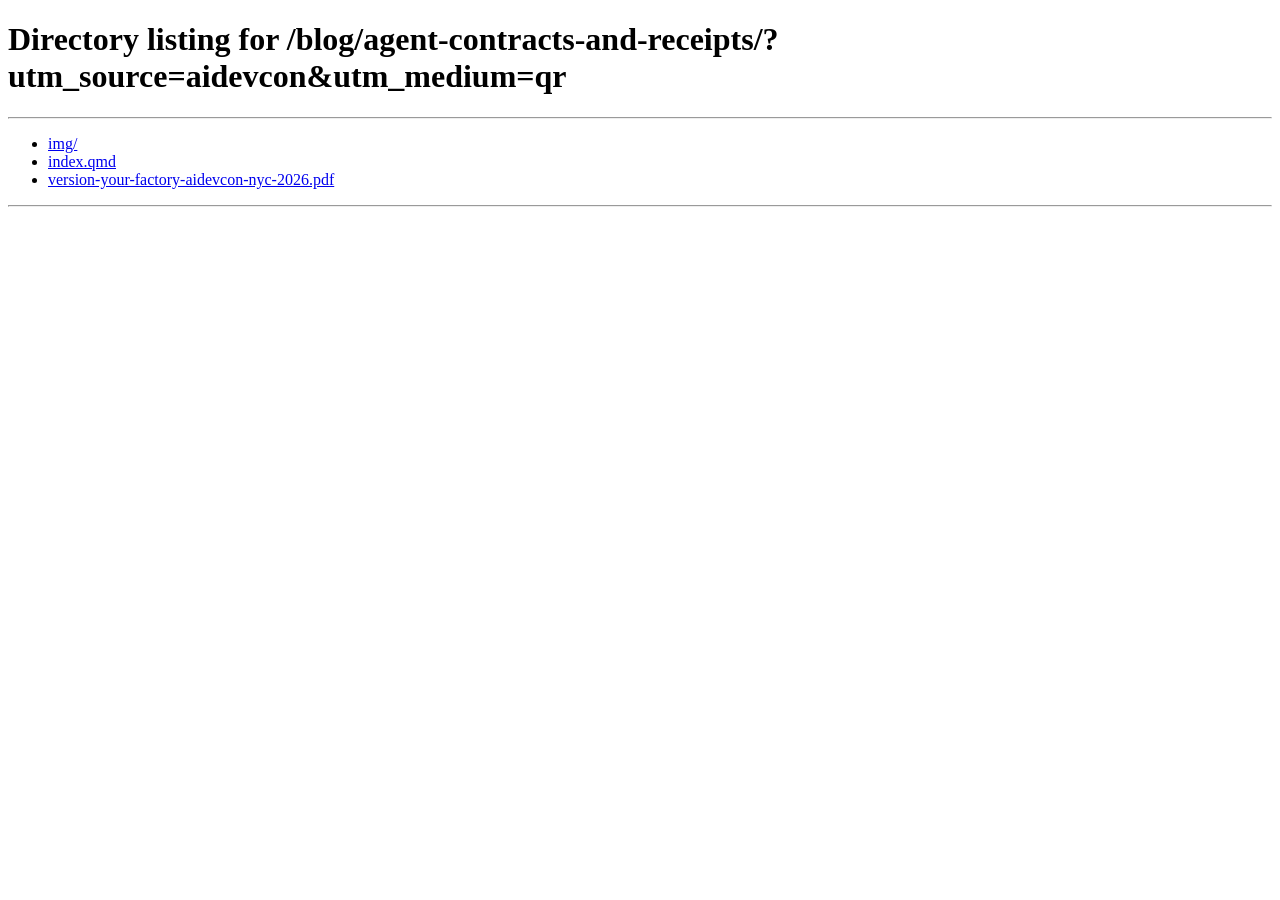
<file: aidevcon/index.html>
<!doctype html>
<html lang="en"><head><meta charset="utf-8">
<title>Version your factory, not just your code · aiDevCon NYC</title>
<meta name="robots" content="noindex">
<link rel="canonical" href="https://theainativemind.com/blog/agent-contracts-and-receipts/">
<meta http-equiv="refresh" content="0; url=/blog/agent-contracts-and-receipts/?utm_source=aidevcon&amp;utm_medium=qr">
<script>location.replace('/blog/agent-contracts-and-receipts/?utm_source=aidevcon&utm_medium=qr');</script>
</head><body><p><a href="/blog/agent-contracts-and-receipts/?utm_source=aidevcon&amp;utm_medium=qr">Continue to the talk page</a></p></body></html>
</file>
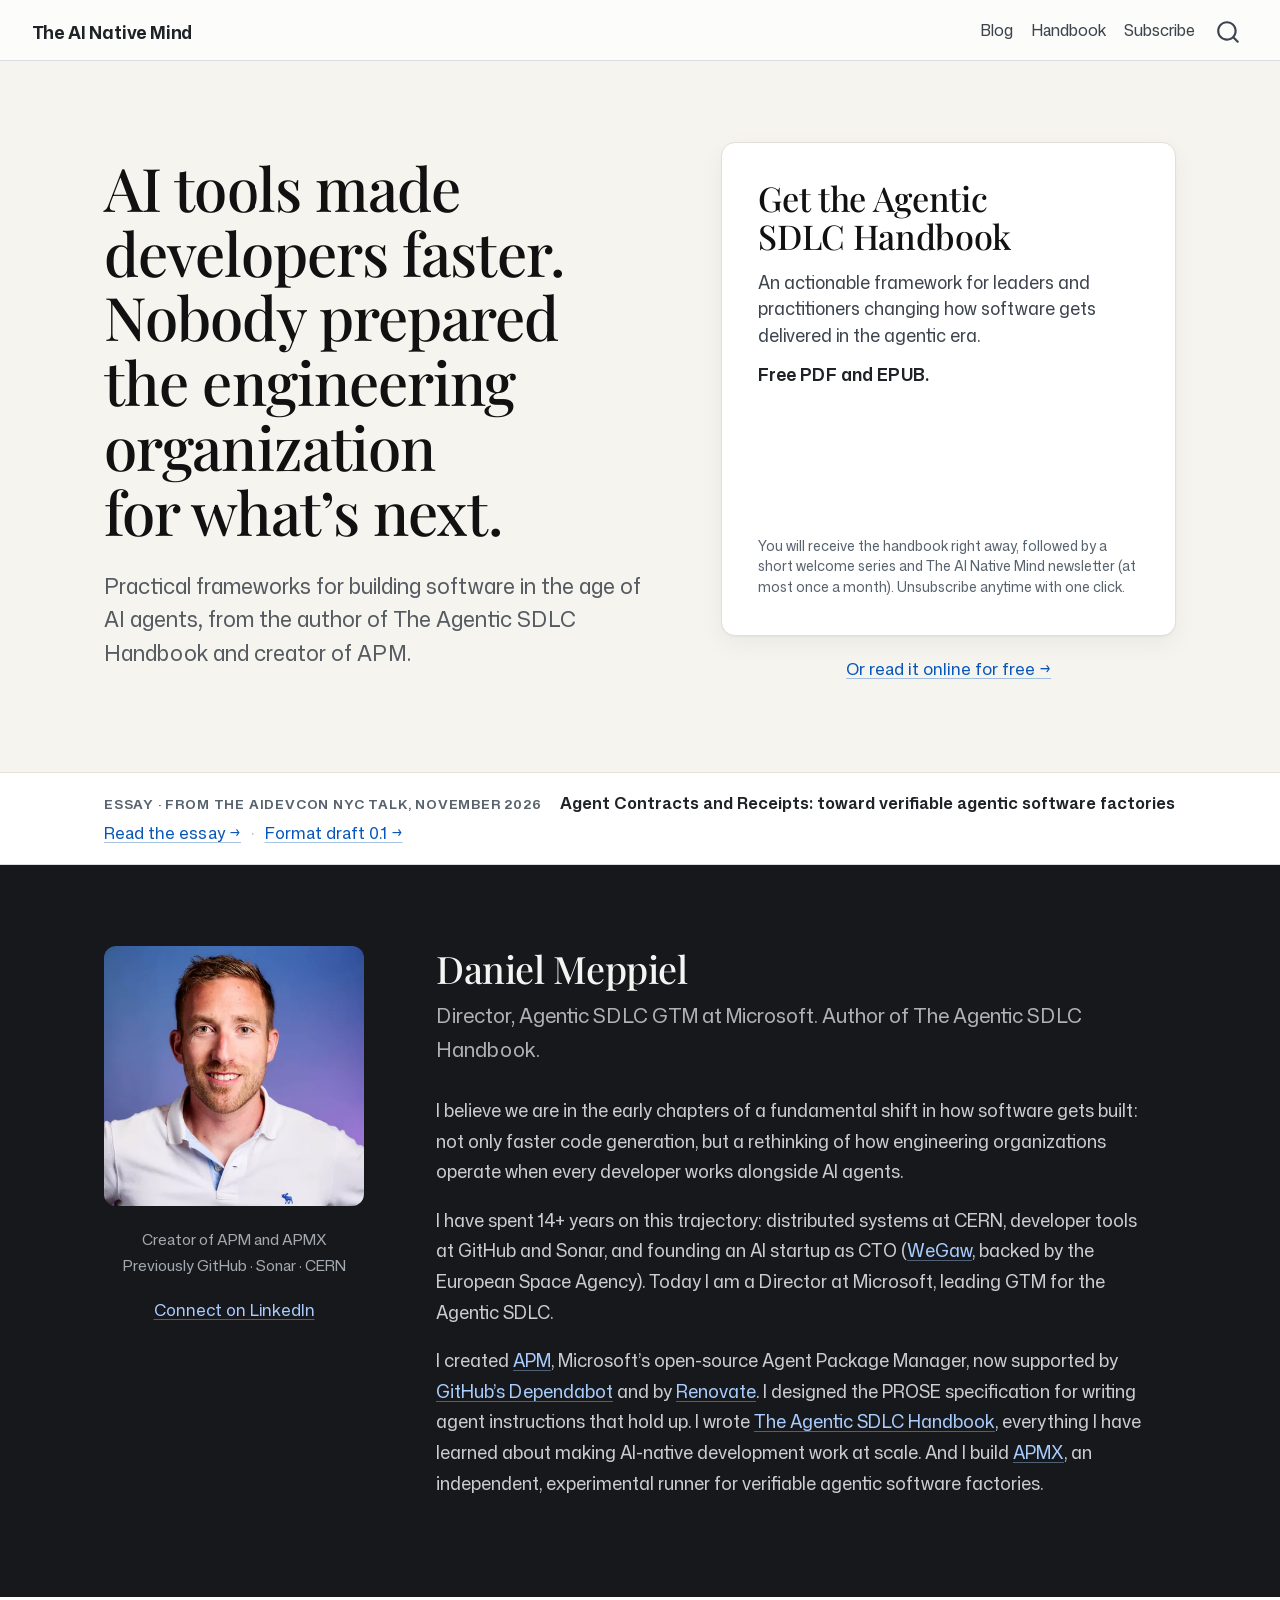
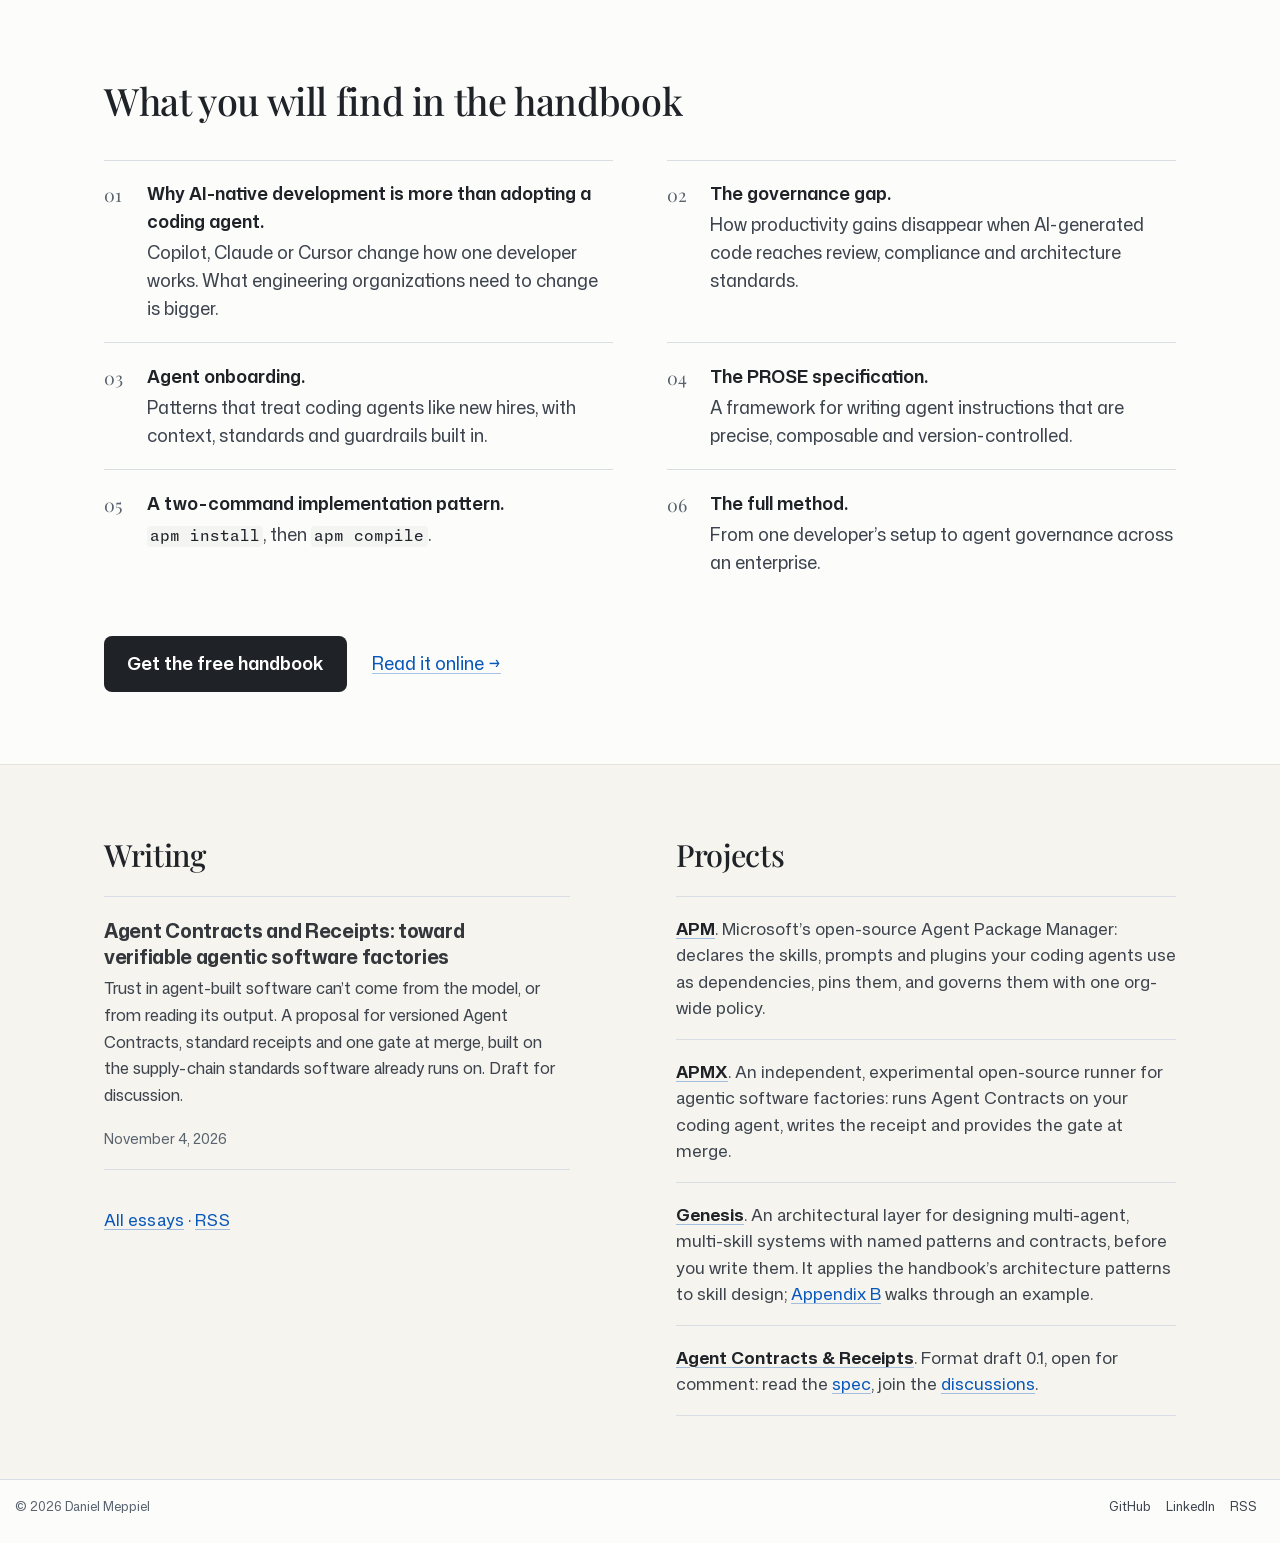
<file: docs/index.html>
<!DOCTYPE html>
<html xmlns="http://www.w3.org/1999/xhtml" lang="en" xml:lang="en"><head>

<meta charset="utf-8">
<meta name="generator" content="quarto-1.9.36">

<meta name="viewport" content="width=device-width, initial-scale=1.0, user-scalable=yes">

<meta name="description" content="Practical frameworks for building software in the age of AI agents, from Daniel Meppiel, author of The Agentic SDLC Handbook and creator of APM. Get the free handbook.">

<title>The Agentic SDLC Handbook · Daniel Meppiel – The AI Native Mind</title>
<style>
/* Default styles provided by pandoc.
** See https://pandoc.org/MANUAL.html#variables-for-html for config info.
*/
code{white-space: pre-wrap;}
span.smallcaps{font-variant: small-caps;}
div.columns{display: flex; gap: min(4vw, 1.5em);}
div.column{flex: auto; overflow-x: auto;}
div.hanging-indent{margin-left: 1.5em; text-indent: -1.5em;}
ul.task-list{list-style: none;}
ul.task-list li input[type="checkbox"] {
  width: 0.8em;
  margin: 0 0.8em 0.2em -1em; /* quarto-specific, see https://github.com/quarto-dev/quarto-cli/issues/4556 */ 
  vertical-align: middle;
}
.display.math{display: block; text-align: center; margin: 0.5rem auto;}
</style>


<script src="site_libs/quarto-nav/quarto-nav.js"></script>
<script src="site_libs/quarto-nav/headroom.min.js"></script>
<script src="site_libs/clipboard/clipboard.min.js"></script>
<script src="site_libs/quarto-search/autocomplete.umd.js"></script>
<script src="site_libs/quarto-search/fuse.min.js"></script>
<script src="site_libs/quarto-search/quarto-search.js"></script>
<meta name="quarto:offset" content="./">
<link href="./assets/img/favicon.svg" rel="icon" type="image/svg+xml">
<script src="site_libs/quarto-listing/list.min.js"></script>
<script src="site_libs/quarto-listing/quarto-listing.js"></script>
<script src="site_libs/quarto-html/quarto.js" type="module"></script>
<script src="site_libs/quarto-html/tabsets/tabsets.js" type="module"></script>
<script src="site_libs/quarto-html/popper.min.js"></script>
<script src="site_libs/quarto-html/tippy.umd.min.js"></script>
<link href="site_libs/quarto-html/tippy.css" rel="stylesheet">
<link href="site_libs/quarto-html/quarto-syntax-highlighting-f44e2a23cfc7e3415fe76e5e29364f08.css" rel="stylesheet" id="quarto-text-highlighting-styles">
<script src="site_libs/bootstrap/bootstrap.min.js"></script>
<link href="site_libs/bootstrap/bootstrap-icons.css" rel="stylesheet">
<link href="site_libs/bootstrap/bootstrap-14f716cefc4c7703b749b7f3e8ff4fbb.min.css" rel="stylesheet" append-hash="true" id="quarto-bootstrap" data-mode="light">
<script id="quarto-search-options" type="application/json">{
  "location": "navbar",
  "copy-button": false,
  "collapse-after": 3,
  "panel-placement": "end",
  "type": "overlay",
  "limit": 50,
  "keyboard-shortcut": [
    "f",
    "/",
    "s"
  ],
  "show-item-context": false,
  "language": {
    "search-no-results-text": "No results",
    "search-matching-documents-text": "matching documents",
    "search-copy-link-title": "Copy link to search",
    "search-hide-matches-text": "Hide additional matches",
    "search-more-match-text": "more match in this document",
    "search-more-matches-text": "more matches in this document",
    "search-clear-button-title": "Clear",
    "search-text-placeholder": "",
    "search-detached-cancel-button-title": "Cancel",
    "search-submit-button-title": "Submit",
    "search-label": "Search"
  }
}</script>
<script>

  window.document.addEventListener("DOMContentLoaded", function (_event) {
    const listingTargetEl = window.document.querySelector('#listing-post-list .list');
    if (!listingTargetEl) {
      // No listing discovered, do not attach.
      return; 
    }

    const options = {
      valueNames: ['listing-date','listing-title','listing-description',{ data: ['index'] },{ data: ['categories'] },{ data: ['listing-date-sort'] },{ data: ['listing-file-modified-sort'] }],
      
      searchColumns: ["listing-date","listing-title","listing-author","listing-image","listing-description"],
    };

    window['quarto-listings'] = window['quarto-listings'] || {};
    window['quarto-listings']['listing-post-list'] = new List('listing-post-list', options);

    if (window['quarto-listing-loaded']) {
      window['quarto-listing-loaded']();
    }
  });

  window.addEventListener('hashchange',() => {
    if (window['quarto-listing-loaded']) {
      window['quarto-listing-loaded']();
    }
  })
  </script>
<script async="" src="https://www.googletagmanager.com/gtag/js?id=G-7FCHZL83JW"></script>

<script type="text/javascript">

window.dataLayer = window.dataLayer || [];
function gtag(){dataLayer.push(arguments);}
gtag('js', new Date());
gtag('config', 'G-7FCHZL83JW', { 'anonymize_ip': true});
</script>


<link rel="stylesheet" href="assets/fonts.css">
<meta property="og:title" content="The Agentic SDLC Handbook · Daniel Meppiel">
<meta property="og:description" content="Practical frameworks for building software in the age of AI agents, from Daniel Meppiel, author of The Agentic SDLC Handbook and creator of APM. Get the free handbook.">
<meta property="og:image" content="https://theainativemind.com/blog/agent-contracts-and-receipts/img/intent-in-evidence-out.png">
<meta property="og:site_name" content="The AI Native Mind">
<meta property="og:locale" content="en_US">
<meta property="og:image:height" content="900">
<meta property="og:image:width" content="1600">
<meta name="twitter:title" content="The Agentic SDLC Handbook · Daniel Meppiel">
<meta name="twitter:description" content="Practical frameworks for building software in the age of AI agents, from Daniel Meppiel, author of The Agentic SDLC Handbook and creator of APM. Get the free handbook.">
<meta name="twitter:image" content="https://theainativemind.com/blog/agent-contracts-and-receipts/img/intent-in-evidence-out.png">
<meta name="twitter:card" content="summary_large_image">
<meta name="twitter:image-height" content="900">
<meta name="twitter:image-width" content="1600">
</head>

<body class="nav-fixed home fullcontent quarto-light">

<div id="quarto-search-results"></div>
  <header id="quarto-header" class="headroom fixed-top">
    <nav class="navbar navbar-expand-sm " data-bs-theme="dark">
      <div class="navbar-container container-fluid">
      <div class="navbar-brand-container mx-auto">
    <a class="navbar-brand" href="./index.html">
    <span class="navbar-title">The AI Native Mind</span>
    </a>
  </div>
            <div id="quarto-search" class="" title="Search"></div>
          <button class="navbar-toggler" type="button" data-bs-toggle="collapse" data-bs-target="#navbarCollapse" aria-controls="navbarCollapse" role="menu" aria-expanded="false" aria-label="Toggle navigation" onclick="if (window.quartoToggleHeadroom) { window.quartoToggleHeadroom(); }">
  <span class="navbar-toggler-icon"></span>
</button>
          <div class="collapse navbar-collapse" id="navbarCollapse">
            <ul class="navbar-nav navbar-nav-scroll ms-auto">
  <li class="nav-item">
    <a class="nav-link" href="./blog/index.html"> 
<span class="menu-text">Blog</span></a>
  </li>  
  <li class="nav-item">
    <a class="nav-link" href="https://danielmeppiel.github.io/agentic-sdlc-handbook/?utm_source=theainativemind"> 
<span class="menu-text">Handbook</span></a>
  </li>  
  <li class="nav-item">
    <a class="nav-link" href="./index.html#subscribe"> 
<span class="menu-text">Subscribe</span></a>
  </li>  
</ul>
          </div> <!-- /navcollapse -->
            <div class="quarto-navbar-tools">
</div>
      </div> <!-- /container-fluid -->
    </nav>
</header>
<!-- content -->
<div id="quarto-content" class="quarto-container page-layout-custom page-navbar">
<!-- sidebar -->
<!-- margin-sidebar -->
<!-- main -->

<header id="title-block-header" class="quarto-title-block" hidden=""></header>


<div class="hero">
<div class="wrap hero-grid">
<div class="hero-copy">
<h1 class="display">AI tools made developers faster. Nobody prepared the engineering organization for what’s next.</h1>
<p><span class="hero-sub">Practical frameworks for building software in the age of AI agents, from the author of The Agentic SDLC Handbook and creator of APM.</span></p>
</div>
<div class="hero-aside">
<div id="subscribe" class="form-card">
<h2 class="card-title">Get the Agentic SDLC Handbook</h2>
<p>An actionable framework for leaders and practitioners changing how software gets delivered in the agentic era.</p>
<p><strong>Free PDF and EPUB.</strong></p>
<div class="kit-embed">
<!-- KIT_FORM_EMBED -->
<script async="" data-uid="6bee764071" src="https://the-ai-native-mind.kit.com/6bee764071/index.js"></script>
</div>
<p><span class="fine">You will receive the handbook right away, followed by a short welcome series and The AI Native Mind newsletter (at most once a month). Unsubscribe anytime with one click.</span></p>
</div>
<p><span class="read-online"><a href="https://danielmeppiel.github.io/agentic-sdlc-handbook/?utm_source=theainativemind">Or read it online for free →</a></span></p>
</div>
</div>
</div>
<div class="essay-strip">
<div class="wrap">
<p><span class="strip-label">Essay · from the aiDevCon NYC talk, November 2026</span> <span class="strip-title">Agent Contracts and Receipts: toward verifiable agentic software factories</span> <span class="strip-links"><a href="./blog/agent-contracts-and-receipts/">Read the essay →</a> <span class="sep">·</span> <a href="https://github.com/danielmeppiel/agent-contracts/tree/main/spec">Format draft 0.1 →</a></span></p>
</div>
</div>
<div id="about" class="about">
<div class="wrap about-grid">
<div class="about-person">
<picture>
  <source srcset="assets/img/daniel-meppiel.webp" type="image/webp">
  <img src="assets/img/daniel-meppiel.jpg" width="466" height="466" alt="Portrait of Daniel Meppiel" class="about-photo" loading="lazy">
</picture>
<div class="about-creds">
<p>Creator of APM and APMX<br> Previously GitHub · Sonar · CERN</p>
</div>
<p><a href="https://www.linkedin.com/in/danielmeppiel/" class="about-link">Connect on LinkedIn</a></p>
</div>
<section id="daniel-meppiel" class="level2 about-text">
<h2 data-anchor-id="daniel-meppiel">Daniel Meppiel</h2>
<p><span class="about-role">Director, Agentic SDLC GTM at Microsoft. Author of The Agentic SDLC Handbook.</span></p>
<p>I believe we are in the early chapters of a fundamental shift in how software gets built: not only faster code generation, but a rethinking of how engineering organizations operate when every developer works alongside AI agents.</p>
<p>I have spent 14+ years on this trajectory: distributed systems at CERN, developer tools at GitHub and Sonar, and founding an AI startup as CTO (<a href="https://wegaw.com/">WeGaw</a>, backed by the European Space Agency). Today I am a Director at Microsoft, leading GTM for the Agentic SDLC.</p>
<p>I created <a href="https://github.com/microsoft/apm">APM</a>, Microsoft’s open-source Agent Package Manager, now supported by <a href="https://github.blog/changelog/2026-11-03-dependabot-version-updates-support-agent-package-manager/">GitHub’s Dependabot</a> and by <a href="https://docs.renovatebot.com/modules/manager/apm/">Renovate</a>. I designed the PROSE specification for writing agent instructions that hold up. I wrote <a href="https://danielmeppiel.github.io/agentic-sdlc-handbook/?utm_source=theainativemind">The Agentic SDLC Handbook</a>, everything I have learned about making AI-native development work at scale. And I build <a href="https://github.com/danielmeppiel/apmx">APMX</a>, an independent, experimental runner for verifiable agentic software factories.</p>
</section>
</div>
</div>
<div id="handbook" class="inside">
<section id="what-you-will-find-in-the-handbook" class="level2 wrap">
<h2 data-anchor-id="what-you-will-find-in-the-handbook">What you will find in the handbook</h2>
<div class="inside-list">
<ol type="1">
<li><strong>Why AI-native development is more than adopting a coding agent.</strong> Copilot, Claude or Cursor change how one developer works. What engineering organizations need to change is bigger.</li>
<li><strong>The governance gap.</strong> How productivity gains disappear when AI-generated code reaches review, compliance and architecture standards.</li>
<li><strong>Agent onboarding.</strong> Patterns that treat coding agents like new hires, with context, standards and guardrails built in.</li>
<li><strong>The PROSE specification.</strong> A framework for writing agent instructions that are precise, composable and version-controlled.</li>
<li><strong>A two-command implementation pattern.</strong> <code>apm install</code>, then <code>apm compile</code>.</li>
<li><strong>The full method.</strong> From one developer’s setup to agent governance across an enterprise.</li>
</ol>
</div>
<div class="cta-row">
<p><a href="#subscribe" class="btn-ink">Get the free handbook</a> <a href="https://danielmeppiel.github.io/agentic-sdlc-handbook/?utm_source=theainativemind" class="cta-quiet">Read it online →</a></p>
</div>
</section>
</div>
<div class="more">
<div class="wrap more-grid">
<section id="writing" class="level2 more-col">
<h2 data-anchor-id="writing">Writing</h2>
<div id="listing-post-list" class="quarto-listing quarto-listing-container-default">
<div class="list quarto-listing-default">
<div class="quarto-post image-right" data-index="0" data-categories="YWdlbnRpYy1zZGxjJTJDc3VwcGx5LWNoYWlu" data-listing-date-sort="1793768400000" data-listing-file-modified-sort="1793796335569" data-listing-date-modified-sort="NaN" data-listing-reading-time-sort="21" data-listing-word-count-sort="4064">
<div class="body">
<h3 class="no-anchor listing-title">
<a href="./blog/agent-contracts-and-receipts/index.html" class="no-external">Agent Contracts and Receipts: toward verifiable agentic software factories</a>
</h3>
<div class="delink listing-description"><a href="./blog/agent-contracts-and-receipts/index.html" class="no-external">
<p>Trust in agent-built software can’t come from the model, or from reading its output. A proposal for versioned Agent Contracts, standard receipts and one gate at merge, built on the supply-chain standards software already runs on. Draft for discussion.</p>
</a></div>
</div>
<div class="metadata">
<a href="./blog/agent-contracts-and-receipts/index.html" class="no-external">
<div class="listing-date">
November 4, 2026
</div>
</a>
</div>
</div>
</div>
<div class="listing-no-matching d-none">No matching items</div>
</div>
<p><a href="./blog/">All essays</a> · <a href="./blog/index.xml">RSS</a></p>
</section>
<section id="projects" class="level2 more-col">
<h2 data-anchor-id="projects">Projects</h2>
<div class="project-list">
<ul>
<li><a href="https://github.com/microsoft/apm" class="project-name">APM</a>. Microsoft’s open-source Agent Package Manager: declares the skills, prompts and plugins your coding agents use as dependencies, pins them, and governs them with one org-wide policy.</li>
<li><a href="https://github.com/danielmeppiel/apmx" class="project-name">APMX</a>. An independent, experimental open-source runner for agentic software factories: runs Agent Contracts on your coding agent, writes the receipt and provides the gate at merge.</li>
<li><a href="https://github.com/danielmeppiel/genesis" class="project-name">Genesis</a>. An architectural layer for designing multi-agent, multi-skill systems with named patterns and contracts, before you write them. It applies the handbook’s architecture patterns to skill design; <a href="https://danielmeppiel.github.io/agentic-sdlc-handbook/handbook/appendix-b-genesis-worked-example.html?utm_source=theainativemind">Appendix B</a> walks through an example.</li>
<li><a href="https://github.com/danielmeppiel/agent-contracts" class="project-name">Agent Contracts &amp; Receipts</a>. Format draft 0.1, open for comment: read the <a href="https://github.com/danielmeppiel/agent-contracts/tree/main/spec">spec</a>, join the <a href="https://github.com/danielmeppiel/agent-contracts/discussions">discussions</a>.</li>
</ul>
</div>
</section>
</div>
</div>





<script id="quarto-html-after-body" type="application/javascript">
  window.document.addEventListener("DOMContentLoaded", function (event) {
    const isCodeAnnotation = (el) => {
      for (const clz of el.classList) {
        if (clz.startsWith('code-annotation-')) {                     
          return true;
        }
      }
      return false;
    }
    const onCopySuccess = function(e) {
      // button target
      const button = e.trigger;
      // don't keep focus
      button.blur();
      // flash "checked"
      button.classList.add('code-copy-button-checked');
      var currentTitle = button.getAttribute("title");
      button.setAttribute("title", "Copied!");
      let tooltip;
      if (window.bootstrap) {
        button.setAttribute("data-bs-toggle", "tooltip");
        button.setAttribute("data-bs-placement", "left");
        button.setAttribute("data-bs-title", "Copied!");
        tooltip = new bootstrap.Tooltip(button, 
          { trigger: "manual", 
            customClass: "code-copy-button-tooltip",
            offset: [0, -8]});
        tooltip.show();    
      }
      setTimeout(function() {
        if (tooltip) {
          tooltip.hide();
          button.removeAttribute("data-bs-title");
          button.removeAttribute("data-bs-toggle");
          button.removeAttribute("data-bs-placement");
        }
        button.setAttribute("title", currentTitle);
        button.classList.remove('code-copy-button-checked');
      }, 1000);
      // clear code selection
      e.clearSelection();
    }
    const getTextToCopy = function(trigger) {
      const outerScaffold = trigger.parentElement.cloneNode(true);
      const codeEl = outerScaffold.querySelector('code');
      for (const childEl of codeEl.children) {
        if (isCodeAnnotation(childEl)) {
          childEl.remove();
        }
      }
      return codeEl.innerText;
    }
    const clipboard = new window.ClipboardJS('.code-copy-button:not([data-in-quarto-modal])', {
      text: getTextToCopy
    });
    clipboard.on('success', onCopySuccess);
    if (window.document.getElementById('quarto-embedded-source-code-modal')) {
      const clipboardModal = new window.ClipboardJS('.code-copy-button[data-in-quarto-modal]', {
        text: getTextToCopy,
        container: window.document.getElementById('quarto-embedded-source-code-modal')
      });
      clipboardModal.on('success', onCopySuccess);
    }
      var localhostRegex = new RegExp(/^(?:http|https):\/\/localhost\:?[0-9]*\//);
      var mailtoRegex = new RegExp(/^mailto:/);
        var filterRegex = new RegExp("https:\/\/theainativemind\.com");
      var isInternal = (href) => {
          return filterRegex.test(href) || localhostRegex.test(href) || mailtoRegex.test(href);
      }
      // Inspect non-navigation links and adorn them if external
     var links = window.document.querySelectorAll('a[href]:not(.nav-link):not(.navbar-brand):not(.toc-action):not(.sidebar-link):not(.sidebar-item-toggle):not(.pagination-link):not(.no-external):not([aria-hidden]):not(.dropdown-item):not(.quarto-navigation-tool):not(.about-link)');
      for (var i=0; i<links.length; i++) {
        const link = links[i];
        if (!isInternal(link.href)) {
          // undo the damage that might have been done by quarto-nav.js in the case of
          // links that we want to consider external
          if (link.dataset.originalHref !== undefined) {
            link.href = link.dataset.originalHref;
          }
        }
      }
    function tippyHover(el, contentFn, onTriggerFn, onUntriggerFn) {
      const config = {
        allowHTML: true,
        maxWidth: 500,
        delay: 100,
        arrow: false,
        appendTo: function(el) {
            return el.parentElement;
        },
        interactive: true,
        interactiveBorder: 10,
        theme: 'quarto',
        placement: 'bottom-start',
      };
      if (contentFn) {
        config.content = contentFn;
      }
      if (onTriggerFn) {
        config.onTrigger = onTriggerFn;
      }
      if (onUntriggerFn) {
        config.onUntrigger = onUntriggerFn;
      }
      window.tippy(el, config); 
    }
    const noterefs = window.document.querySelectorAll('a[role="doc-noteref"]');
    for (var i=0; i<noterefs.length; i++) {
      const ref = noterefs[i];
      tippyHover(ref, function() {
        // use id or data attribute instead here
        let href = ref.getAttribute('data-footnote-href') || ref.getAttribute('href');
        try { href = new URL(href).hash; } catch {}
        const id = href.replace(/^#\/?/, "");
        const note = window.document.getElementById(id);
        if (note) {
          return note.innerHTML;
        } else {
          return "";
        }
      });
    }
    const xrefs = window.document.querySelectorAll('a.quarto-xref');
    const processXRef = (id, note) => {
      // Strip column container classes
      const stripColumnClz = (el) => {
        el.classList.remove("page-full", "page-columns");
        if (el.children) {
          for (const child of el.children) {
            stripColumnClz(child);
          }
        }
      }
      stripColumnClz(note)
      if (id === null || id.startsWith('sec-')) {
        // Special case sections, only their first couple elements
        const container = document.createElement("div");
        if (note.children && note.children.length > 2) {
          container.appendChild(note.children[0].cloneNode(true));
          for (let i = 1; i < note.children.length; i++) {
            const child = note.children[i];
            if (child.tagName === "P" && child.innerText === "") {
              continue;
            } else {
              container.appendChild(child.cloneNode(true));
              break;
            }
          }
          if (window.Quarto?.typesetMath) {
            window.Quarto.typesetMath(container);
          }
          return container.innerHTML
        } else {
          if (window.Quarto?.typesetMath) {
            window.Quarto.typesetMath(note);
          }
          return note.innerHTML;
        }
      } else {
        // Remove any anchor links if they are present
        const anchorLink = note.querySelector('a.anchorjs-link');
        if (anchorLink) {
          anchorLink.remove();
        }
        if (window.Quarto?.typesetMath) {
          window.Quarto.typesetMath(note);
        }
        if (note.classList.contains("callout")) {
          return note.outerHTML;
        } else {
          return note.innerHTML;
        }
      }
    }
    for (var i=0; i<xrefs.length; i++) {
      const xref = xrefs[i];
      tippyHover(xref, undefined, function(instance) {
        instance.disable();
        let url = xref.getAttribute('href');
        let hash = undefined; 
        if (url.startsWith('#')) {
          hash = url;
        } else {
          try { hash = new URL(url).hash; } catch {}
        }
        if (hash) {
          const id = hash.replace(/^#\/?/, "");
          const note = window.document.getElementById(id);
          if (note !== null) {
            try {
              const html = processXRef(id, note.cloneNode(true));
              instance.setContent(html);
            } finally {
              instance.enable();
              instance.show();
            }
          } else {
            // See if we can fetch this
            fetch(url.split('#')[0])
            .then(res => res.text())
            .then(html => {
              const parser = new DOMParser();
              const htmlDoc = parser.parseFromString(html, "text/html");
              const note = htmlDoc.getElementById(id);
              if (note !== null) {
                const html = processXRef(id, note);
                instance.setContent(html);
              } 
            }).finally(() => {
              instance.enable();
              instance.show();
            });
          }
        } else {
          // See if we can fetch a full url (with no hash to target)
          // This is a special case and we should probably do some content thinning / targeting
          fetch(url)
          .then(res => res.text())
          .then(html => {
            const parser = new DOMParser();
            const htmlDoc = parser.parseFromString(html, "text/html");
            const note = htmlDoc.querySelector('main.content');
            if (note !== null) {
              // This should only happen for chapter cross references
              // (since there is no id in the URL)
              // remove the first header
              if (note.children.length > 0 && note.children[0].tagName === "HEADER") {
                note.children[0].remove();
              }
              const html = processXRef(null, note);
              instance.setContent(html);
            } 
          }).finally(() => {
            instance.enable();
            instance.show();
          });
        }
      }, function(instance) {
      });
    }
        let selectedAnnoteEl;
        const selectorForAnnotation = ( cell, annotation) => {
          let cellAttr = 'data-code-cell="' + cell + '"';
          let lineAttr = 'data-code-annotation="' +  annotation + '"';
          const selector = 'span[' + cellAttr + '][' + lineAttr + ']';
          return selector;
        }
        const selectCodeLines = (annoteEl) => {
          const doc = window.document;
          const targetCell = annoteEl.getAttribute("data-target-cell");
          const targetAnnotation = annoteEl.getAttribute("data-target-annotation");
          const annoteSpan = window.document.querySelector(selectorForAnnotation(targetCell, targetAnnotation));
          const lines = annoteSpan.getAttribute("data-code-lines").split(",");
          const lineIds = lines.map((line) => {
            return targetCell + "-" + line;
          })
          let top = null;
          let height = null;
          let parent = null;
          if (lineIds.length > 0) {
              //compute the position of the single el (top and bottom and make a div)
              const el = window.document.getElementById(lineIds[0]);
              top = el.offsetTop;
              height = el.offsetHeight;
              parent = el.parentElement.parentElement;
            if (lineIds.length > 1) {
              const lastEl = window.document.getElementById(lineIds[lineIds.length - 1]);
              const bottom = lastEl.offsetTop + lastEl.offsetHeight;
              height = bottom - top;
            }
            if (top !== null && height !== null && parent !== null) {
              // cook up a div (if necessary) and position it 
              let div = window.document.getElementById("code-annotation-line-highlight");
              if (div === null) {
                div = window.document.createElement("div");
                div.setAttribute("id", "code-annotation-line-highlight");
                div.style.position = 'absolute';
                parent.appendChild(div);
              }
              div.style.top = top - 2 + "px";
              div.style.height = height + 4 + "px";
              div.style.left = 0;
              let gutterDiv = window.document.getElementById("code-annotation-line-highlight-gutter");
              if (gutterDiv === null) {
                gutterDiv = window.document.createElement("div");
                gutterDiv.setAttribute("id", "code-annotation-line-highlight-gutter");
                gutterDiv.style.position = 'absolute';
                const codeCell = window.document.getElementById(targetCell);
                const gutter = codeCell.querySelector('.code-annotation-gutter');
                gutter.appendChild(gutterDiv);
              }
              gutterDiv.style.top = top - 2 + "px";
              gutterDiv.style.height = height + 4 + "px";
            }
            selectedAnnoteEl = annoteEl;
          }
        };
        const unselectCodeLines = () => {
          const elementsIds = ["code-annotation-line-highlight", "code-annotation-line-highlight-gutter"];
          elementsIds.forEach((elId) => {
            const div = window.document.getElementById(elId);
            if (div) {
              div.remove();
            }
          });
          selectedAnnoteEl = undefined;
        };
          // Handle positioning of the toggle
      window.addEventListener(
        "resize",
        throttle(() => {
          elRect = undefined;
          if (selectedAnnoteEl) {
            selectCodeLines(selectedAnnoteEl);
          }
        }, 10)
      );
      function throttle(fn, ms) {
      let throttle = false;
      let timer;
        return (...args) => {
          if(!throttle) { // first call gets through
              fn.apply(this, args);
              throttle = true;
          } else { // all the others get throttled
              if(timer) clearTimeout(timer); // cancel #2
              timer = setTimeout(() => {
                fn.apply(this, args);
                timer = throttle = false;
              }, ms);
          }
        };
      }
        // Attach click handler to the DT
        const annoteDls = window.document.querySelectorAll('dt[data-target-cell]');
        for (const annoteDlNode of annoteDls) {
          annoteDlNode.addEventListener('click', (event) => {
            const clickedEl = event.target;
            if (clickedEl !== selectedAnnoteEl) {
              unselectCodeLines();
              const activeEl = window.document.querySelector('dt[data-target-cell].code-annotation-active');
              if (activeEl) {
                activeEl.classList.remove('code-annotation-active');
              }
              selectCodeLines(clickedEl);
              clickedEl.classList.add('code-annotation-active');
            } else {
              // Unselect the line
              unselectCodeLines();
              clickedEl.classList.remove('code-annotation-active');
            }
          });
        }
    const findCites = (el) => {
      const parentEl = el.parentElement;
      if (parentEl) {
        const cites = parentEl.dataset.cites;
        if (cites) {
          return {
            el,
            cites: cites.split(' ')
          };
        } else {
          return findCites(el.parentElement)
        }
      } else {
        return undefined;
      }
    };
    var bibliorefs = window.document.querySelectorAll('a[role="doc-biblioref"]');
    for (var i=0; i<bibliorefs.length; i++) {
      const ref = bibliorefs[i];
      const citeInfo = findCites(ref);
      if (citeInfo) {
        tippyHover(citeInfo.el, function() {
          var popup = window.document.createElement('div');
          citeInfo.cites.forEach(function(cite) {
            var citeDiv = window.document.createElement('div');
            citeDiv.classList.add('hanging-indent');
            citeDiv.classList.add('csl-entry');
            var biblioDiv = window.document.getElementById('ref-' + cite);
            if (biblioDiv) {
              citeDiv.innerHTML = biblioDiv.innerHTML;
            }
            popup.appendChild(citeDiv);
          });
          return popup.innerHTML;
        });
      }
    }
  });
  </script>
</div> <!-- /content -->
<footer class="footer">
  <div class="nav-footer">
    <div class="nav-footer-left">
<p>© 2026 Daniel Meppiel</p>
</div>   
    <div class="nav-footer-center">
      &nbsp;
    </div>
    <div class="nav-footer-right">
      <ul class="footer-items list-unstyled">
    <li class="nav-item">
    <a class="nav-link" href="https://github.com/danielmeppiel">
<p>GitHub</p>
</a>
  </li>  
    <li class="nav-item">
    <a class="nav-link" href="https://www.linkedin.com/in/danielmeppiel/">
<p>LinkedIn</p>
</a>
  </li>  
    <li class="nav-item">
    <a class="nav-link" href="./blog/index.xml">
<p>RSS</p>
</a>
  </li>  
</ul>
    </div>
  </div>
</footer>




</body></html>
</file>
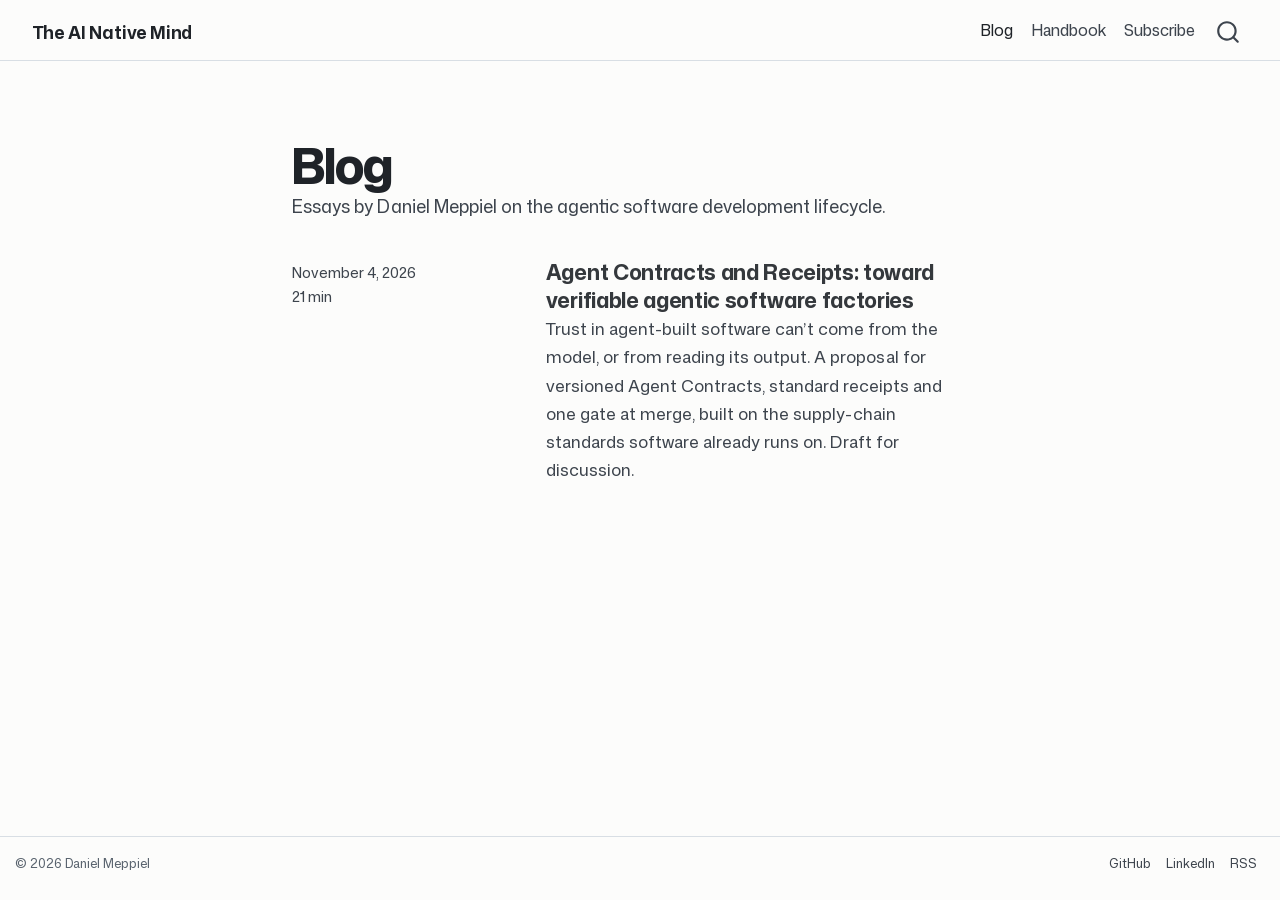
<file: docs/blog/index.html>
<!DOCTYPE html>
<html xmlns="http://www.w3.org/1999/xhtml" lang="en" xml:lang="en"><head>

<meta charset="utf-8">
<meta name="generator" content="quarto-1.9.36">

<meta name="viewport" content="width=device-width, initial-scale=1.0, user-scalable=yes">

<meta name="description" content="Essays by Daniel Meppiel on the agentic software development lifecycle.">

<title>Blog – The AI Native Mind</title>
<style>
/* Default styles provided by pandoc.
** See https://pandoc.org/MANUAL.html#variables-for-html for config info.
*/
code{white-space: pre-wrap;}
span.smallcaps{font-variant: small-caps;}
div.columns{display: flex; gap: min(4vw, 1.5em);}
div.column{flex: auto; overflow-x: auto;}
div.hanging-indent{margin-left: 1.5em; text-indent: -1.5em;}
ul.task-list{list-style: none;}
ul.task-list li input[type="checkbox"] {
  width: 0.8em;
  margin: 0 0.8em 0.2em -1em; /* quarto-specific, see https://github.com/quarto-dev/quarto-cli/issues/4556 */ 
  vertical-align: middle;
}
.display.math{display: block; text-align: center; margin: 0.5rem auto;}
</style>


<script src="../site_libs/quarto-nav/quarto-nav.js"></script>
<script src="../site_libs/quarto-nav/headroom.min.js"></script>
<script src="../site_libs/clipboard/clipboard.min.js"></script>
<script src="../site_libs/quarto-search/autocomplete.umd.js"></script>
<script src="../site_libs/quarto-search/fuse.min.js"></script>
<script src="../site_libs/quarto-search/quarto-search.js"></script>
<meta name="quarto:offset" content="../">
<link href="../assets/img/favicon.svg" rel="icon" type="image/svg+xml">
<script src="../site_libs/quarto-listing/list.min.js"></script>
<script src="../site_libs/quarto-listing/quarto-listing.js"></script>
<script src="../site_libs/quarto-html/quarto.js" type="module"></script>
<script src="../site_libs/quarto-html/tabsets/tabsets.js" type="module"></script>
<script src="../site_libs/quarto-html/popper.min.js"></script>
<script src="../site_libs/quarto-html/tippy.umd.min.js"></script>
<link href="../site_libs/quarto-html/tippy.css" rel="stylesheet">
<link href="../site_libs/quarto-html/quarto-syntax-highlighting-f44e2a23cfc7e3415fe76e5e29364f08.css" rel="stylesheet" id="quarto-text-highlighting-styles">
<script src="../site_libs/bootstrap/bootstrap.min.js"></script>
<link href="../site_libs/bootstrap/bootstrap-icons.css" rel="stylesheet">
<link href="../site_libs/bootstrap/bootstrap-14f716cefc4c7703b749b7f3e8ff4fbb.min.css" rel="stylesheet" append-hash="true" id="quarto-bootstrap" data-mode="light">
<script id="quarto-search-options" type="application/json">{
  "location": "navbar",
  "copy-button": false,
  "collapse-after": 3,
  "panel-placement": "end",
  "type": "overlay",
  "limit": 50,
  "keyboard-shortcut": [
    "f",
    "/",
    "s"
  ],
  "show-item-context": false,
  "language": {
    "search-no-results-text": "No results",
    "search-matching-documents-text": "matching documents",
    "search-copy-link-title": "Copy link to search",
    "search-hide-matches-text": "Hide additional matches",
    "search-more-match-text": "more match in this document",
    "search-more-matches-text": "more matches in this document",
    "search-clear-button-title": "Clear",
    "search-text-placeholder": "",
    "search-detached-cancel-button-title": "Cancel",
    "search-submit-button-title": "Submit",
    "search-label": "Search"
  }
}</script>
<script>

  window.document.addEventListener("DOMContentLoaded", function (_event) {
    const listingTargetEl = window.document.querySelector('#listing-listing .list');
    if (!listingTargetEl) {
      // No listing discovered, do not attach.
      return; 
    }

    const options = {
      valueNames: ['listing-date','listing-title','listing-description','listing-reading-time',{ data: ['index'] },{ data: ['categories'] },{ data: ['listing-date-sort'] },{ data: ['listing-file-modified-sort'] }],
      
      searchColumns: ["listing-date","listing-title","listing-author","listing-image","listing-description"],
    };

    window['quarto-listings'] = window['quarto-listings'] || {};
    window['quarto-listings']['listing-listing'] = new List('listing-listing', options);

    if (window['quarto-listing-loaded']) {
      window['quarto-listing-loaded']();
    }
  });

  window.addEventListener('hashchange',() => {
    if (window['quarto-listing-loaded']) {
      window['quarto-listing-loaded']();
    }
  })
  </script>
<script async="" src="https://www.googletagmanager.com/gtag/js?id=G-7FCHZL83JW"></script>

<script type="text/javascript">

window.dataLayer = window.dataLayer || [];
function gtag(){dataLayer.push(arguments);}
gtag('js', new Date());
gtag('config', 'G-7FCHZL83JW', { 'anonymize_ip': true});
</script>


<link rel="stylesheet" href="../assets/fonts.css">
<link rel="alternate" type="application/rss+xml" title="The AI Native Mind" href="index.xml" data-external="1"><meta property="og:title" content="Blog – The AI Native Mind">
<meta property="og:description" content="Essays by Daniel Meppiel on the agentic software development lifecycle.">
<meta property="og:image" content="https://theainativemind.com/blog/agent-contracts-and-receipts/img/intent-in-evidence-out.png">
<meta property="og:site_name" content="The AI Native Mind">
<meta property="og:locale" content="en_US">
<meta property="og:image:height" content="900">
<meta property="og:image:width" content="1600">
<meta name="twitter:title" content="Blog – The AI Native Mind">
<meta name="twitter:description" content="Essays by Daniel Meppiel on the agentic software development lifecycle.">
<meta name="twitter:image" content="https://theainativemind.com/blog/agent-contracts-and-receipts/img/intent-in-evidence-out.png">
<meta name="twitter:card" content="summary_large_image">
<meta name="twitter:image-height" content="900">
<meta name="twitter:image-width" content="1600">
</head>

<body class="nav-fixed fullcontent quarto-light">

<div id="quarto-search-results"></div>
  <header id="quarto-header" class="headroom fixed-top">
    <nav class="navbar navbar-expand-sm " data-bs-theme="dark">
      <div class="navbar-container container-fluid">
      <div class="navbar-brand-container mx-auto">
    <a class="navbar-brand" href="../index.html">
    <span class="navbar-title">The AI Native Mind</span>
    </a>
  </div>
            <div id="quarto-search" class="" title="Search"></div>
          <button class="navbar-toggler" type="button" data-bs-toggle="collapse" data-bs-target="#navbarCollapse" aria-controls="navbarCollapse" role="menu" aria-expanded="false" aria-label="Toggle navigation" onclick="if (window.quartoToggleHeadroom) { window.quartoToggleHeadroom(); }">
  <span class="navbar-toggler-icon"></span>
</button>
          <div class="collapse navbar-collapse" id="navbarCollapse">
            <ul class="navbar-nav navbar-nav-scroll ms-auto">
  <li class="nav-item">
    <a class="nav-link active" href="../blog/index.html" aria-current="page"> 
<span class="menu-text">Blog</span></a>
  </li>  
  <li class="nav-item">
    <a class="nav-link" href="https://danielmeppiel.github.io/agentic-sdlc-handbook/?utm_source=theainativemind"> 
<span class="menu-text">Handbook</span></a>
  </li>  
  <li class="nav-item">
    <a class="nav-link" href="../index.html#subscribe"> 
<span class="menu-text">Subscribe</span></a>
  </li>  
</ul>
          </div> <!-- /navcollapse -->
            <div class="quarto-navbar-tools">
</div>
      </div> <!-- /container-fluid -->
    </nav>
</header>
<!-- content -->
<div id="quarto-content" class="quarto-container page-columns page-rows-contents page-layout-article page-navbar">
<!-- sidebar -->
<!-- margin-sidebar -->
    
<!-- main -->
<main class="content" id="quarto-document-content">

<header id="title-block-header" class="quarto-title-block default">
<div class="quarto-title">
<h1 class="title">Blog</h1>
</div>

<div>
  <div class="description">
    Essays by Daniel Meppiel on the agentic software development lifecycle.
  </div>
</div>


<div class="quarto-title-meta">

    
  
    
  </div>
  


</header>






<div class="quarto-listing quarto-listing-container-default" id="listing-listing">
<div class="list quarto-listing-default">
<div class="quarto-post image-right" data-index="0" data-categories="YWdlbnRpYy1zZGxjJTJDc3VwcGx5LWNoYWlu" data-listing-date-sort="1793768400000" data-listing-file-modified-sort="1793796335569" data-listing-date-modified-sort="NaN" data-listing-reading-time-sort="21" data-listing-word-count-sort="4064">
<div class="body">
<h3 class="no-anchor listing-title">
<a href="../blog/agent-contracts-and-receipts/index.html" class="no-external">Agent Contracts and Receipts: toward verifiable agentic software factories</a>
</h3>
<div class="delink listing-description"><a href="../blog/agent-contracts-and-receipts/index.html" class="no-external">
<p>Trust in agent-built software can’t come from the model, or from reading its output. A proposal for versioned Agent Contracts, standard receipts and one gate at merge, built on the supply-chain standards software already runs on. Draft for discussion.</p>
</a></div>
</div>
<div class="metadata">
<a href="../blog/agent-contracts-and-receipts/index.html" class="no-external">
<div class="listing-date">
November 4, 2026
</div>
<div class="listing-reading-time">21 min</div>
</a>
</div>
</div>
</div>
<div class="listing-no-matching d-none">No matching items</div>
</div></main> <!-- /main -->
<script id="quarto-html-after-body" type="application/javascript">
  window.document.addEventListener("DOMContentLoaded", function (event) {
    const isCodeAnnotation = (el) => {
      for (const clz of el.classList) {
        if (clz.startsWith('code-annotation-')) {                     
          return true;
        }
      }
      return false;
    }
    const onCopySuccess = function(e) {
      // button target
      const button = e.trigger;
      // don't keep focus
      button.blur();
      // flash "checked"
      button.classList.add('code-copy-button-checked');
      var currentTitle = button.getAttribute("title");
      button.setAttribute("title", "Copied!");
      let tooltip;
      if (window.bootstrap) {
        button.setAttribute("data-bs-toggle", "tooltip");
        button.setAttribute("data-bs-placement", "left");
        button.setAttribute("data-bs-title", "Copied!");
        tooltip = new bootstrap.Tooltip(button, 
          { trigger: "manual", 
            customClass: "code-copy-button-tooltip",
            offset: [0, -8]});
        tooltip.show();    
      }
      setTimeout(function() {
        if (tooltip) {
          tooltip.hide();
          button.removeAttribute("data-bs-title");
          button.removeAttribute("data-bs-toggle");
          button.removeAttribute("data-bs-placement");
        }
        button.setAttribute("title", currentTitle);
        button.classList.remove('code-copy-button-checked');
      }, 1000);
      // clear code selection
      e.clearSelection();
    }
    const getTextToCopy = function(trigger) {
      const outerScaffold = trigger.parentElement.cloneNode(true);
      const codeEl = outerScaffold.querySelector('code');
      for (const childEl of codeEl.children) {
        if (isCodeAnnotation(childEl)) {
          childEl.remove();
        }
      }
      return codeEl.innerText;
    }
    const clipboard = new window.ClipboardJS('.code-copy-button:not([data-in-quarto-modal])', {
      text: getTextToCopy
    });
    clipboard.on('success', onCopySuccess);
    if (window.document.getElementById('quarto-embedded-source-code-modal')) {
      const clipboardModal = new window.ClipboardJS('.code-copy-button[data-in-quarto-modal]', {
        text: getTextToCopy,
        container: window.document.getElementById('quarto-embedded-source-code-modal')
      });
      clipboardModal.on('success', onCopySuccess);
    }
      var localhostRegex = new RegExp(/^(?:http|https):\/\/localhost\:?[0-9]*\//);
      var mailtoRegex = new RegExp(/^mailto:/);
        var filterRegex = new RegExp("https:\/\/theainativemind\.com");
      var isInternal = (href) => {
          return filterRegex.test(href) || localhostRegex.test(href) || mailtoRegex.test(href);
      }
      // Inspect non-navigation links and adorn them if external
     var links = window.document.querySelectorAll('a[href]:not(.nav-link):not(.navbar-brand):not(.toc-action):not(.sidebar-link):not(.sidebar-item-toggle):not(.pagination-link):not(.no-external):not([aria-hidden]):not(.dropdown-item):not(.quarto-navigation-tool):not(.about-link)');
      for (var i=0; i<links.length; i++) {
        const link = links[i];
        if (!isInternal(link.href)) {
          // undo the damage that might have been done by quarto-nav.js in the case of
          // links that we want to consider external
          if (link.dataset.originalHref !== undefined) {
            link.href = link.dataset.originalHref;
          }
        }
      }
    function tippyHover(el, contentFn, onTriggerFn, onUntriggerFn) {
      const config = {
        allowHTML: true,
        maxWidth: 500,
        delay: 100,
        arrow: false,
        appendTo: function(el) {
            return el.parentElement;
        },
        interactive: true,
        interactiveBorder: 10,
        theme: 'quarto',
        placement: 'bottom-start',
      };
      if (contentFn) {
        config.content = contentFn;
      }
      if (onTriggerFn) {
        config.onTrigger = onTriggerFn;
      }
      if (onUntriggerFn) {
        config.onUntrigger = onUntriggerFn;
      }
      window.tippy(el, config); 
    }
    const noterefs = window.document.querySelectorAll('a[role="doc-noteref"]');
    for (var i=0; i<noterefs.length; i++) {
      const ref = noterefs[i];
      tippyHover(ref, function() {
        // use id or data attribute instead here
        let href = ref.getAttribute('data-footnote-href') || ref.getAttribute('href');
        try { href = new URL(href).hash; } catch {}
        const id = href.replace(/^#\/?/, "");
        const note = window.document.getElementById(id);
        if (note) {
          return note.innerHTML;
        } else {
          return "";
        }
      });
    }
    const xrefs = window.document.querySelectorAll('a.quarto-xref');
    const processXRef = (id, note) => {
      // Strip column container classes
      const stripColumnClz = (el) => {
        el.classList.remove("page-full", "page-columns");
        if (el.children) {
          for (const child of el.children) {
            stripColumnClz(child);
          }
        }
      }
      stripColumnClz(note)
      if (id === null || id.startsWith('sec-')) {
        // Special case sections, only their first couple elements
        const container = document.createElement("div");
        if (note.children && note.children.length > 2) {
          container.appendChild(note.children[0].cloneNode(true));
          for (let i = 1; i < note.children.length; i++) {
            const child = note.children[i];
            if (child.tagName === "P" && child.innerText === "") {
              continue;
            } else {
              container.appendChild(child.cloneNode(true));
              break;
            }
          }
          if (window.Quarto?.typesetMath) {
            window.Quarto.typesetMath(container);
          }
          return container.innerHTML
        } else {
          if (window.Quarto?.typesetMath) {
            window.Quarto.typesetMath(note);
          }
          return note.innerHTML;
        }
      } else {
        // Remove any anchor links if they are present
        const anchorLink = note.querySelector('a.anchorjs-link');
        if (anchorLink) {
          anchorLink.remove();
        }
        if (window.Quarto?.typesetMath) {
          window.Quarto.typesetMath(note);
        }
        if (note.classList.contains("callout")) {
          return note.outerHTML;
        } else {
          return note.innerHTML;
        }
      }
    }
    for (var i=0; i<xrefs.length; i++) {
      const xref = xrefs[i];
      tippyHover(xref, undefined, function(instance) {
        instance.disable();
        let url = xref.getAttribute('href');
        let hash = undefined; 
        if (url.startsWith('#')) {
          hash = url;
        } else {
          try { hash = new URL(url).hash; } catch {}
        }
        if (hash) {
          const id = hash.replace(/^#\/?/, "");
          const note = window.document.getElementById(id);
          if (note !== null) {
            try {
              const html = processXRef(id, note.cloneNode(true));
              instance.setContent(html);
            } finally {
              instance.enable();
              instance.show();
            }
          } else {
            // See if we can fetch this
            fetch(url.split('#')[0])
            .then(res => res.text())
            .then(html => {
              const parser = new DOMParser();
              const htmlDoc = parser.parseFromString(html, "text/html");
              const note = htmlDoc.getElementById(id);
              if (note !== null) {
                const html = processXRef(id, note);
                instance.setContent(html);
              } 
            }).finally(() => {
              instance.enable();
              instance.show();
            });
          }
        } else {
          // See if we can fetch a full url (with no hash to target)
          // This is a special case and we should probably do some content thinning / targeting
          fetch(url)
          .then(res => res.text())
          .then(html => {
            const parser = new DOMParser();
            const htmlDoc = parser.parseFromString(html, "text/html");
            const note = htmlDoc.querySelector('main.content');
            if (note !== null) {
              // This should only happen for chapter cross references
              // (since there is no id in the URL)
              // remove the first header
              if (note.children.length > 0 && note.children[0].tagName === "HEADER") {
                note.children[0].remove();
              }
              const html = processXRef(null, note);
              instance.setContent(html);
            } 
          }).finally(() => {
            instance.enable();
            instance.show();
          });
        }
      }, function(instance) {
      });
    }
        let selectedAnnoteEl;
        const selectorForAnnotation = ( cell, annotation) => {
          let cellAttr = 'data-code-cell="' + cell + '"';
          let lineAttr = 'data-code-annotation="' +  annotation + '"';
          const selector = 'span[' + cellAttr + '][' + lineAttr + ']';
          return selector;
        }
        const selectCodeLines = (annoteEl) => {
          const doc = window.document;
          const targetCell = annoteEl.getAttribute("data-target-cell");
          const targetAnnotation = annoteEl.getAttribute("data-target-annotation");
          const annoteSpan = window.document.querySelector(selectorForAnnotation(targetCell, targetAnnotation));
          const lines = annoteSpan.getAttribute("data-code-lines").split(",");
          const lineIds = lines.map((line) => {
            return targetCell + "-" + line;
          })
          let top = null;
          let height = null;
          let parent = null;
          if (lineIds.length > 0) {
              //compute the position of the single el (top and bottom and make a div)
              const el = window.document.getElementById(lineIds[0]);
              top = el.offsetTop;
              height = el.offsetHeight;
              parent = el.parentElement.parentElement;
            if (lineIds.length > 1) {
              const lastEl = window.document.getElementById(lineIds[lineIds.length - 1]);
              const bottom = lastEl.offsetTop + lastEl.offsetHeight;
              height = bottom - top;
            }
            if (top !== null && height !== null && parent !== null) {
              // cook up a div (if necessary) and position it 
              let div = window.document.getElementById("code-annotation-line-highlight");
              if (div === null) {
                div = window.document.createElement("div");
                div.setAttribute("id", "code-annotation-line-highlight");
                div.style.position = 'absolute';
                parent.appendChild(div);
              }
              div.style.top = top - 2 + "px";
              div.style.height = height + 4 + "px";
              div.style.left = 0;
              let gutterDiv = window.document.getElementById("code-annotation-line-highlight-gutter");
              if (gutterDiv === null) {
                gutterDiv = window.document.createElement("div");
                gutterDiv.setAttribute("id", "code-annotation-line-highlight-gutter");
                gutterDiv.style.position = 'absolute';
                const codeCell = window.document.getElementById(targetCell);
                const gutter = codeCell.querySelector('.code-annotation-gutter');
                gutter.appendChild(gutterDiv);
              }
              gutterDiv.style.top = top - 2 + "px";
              gutterDiv.style.height = height + 4 + "px";
            }
            selectedAnnoteEl = annoteEl;
          }
        };
        const unselectCodeLines = () => {
          const elementsIds = ["code-annotation-line-highlight", "code-annotation-line-highlight-gutter"];
          elementsIds.forEach((elId) => {
            const div = window.document.getElementById(elId);
            if (div) {
              div.remove();
            }
          });
          selectedAnnoteEl = undefined;
        };
          // Handle positioning of the toggle
      window.addEventListener(
        "resize",
        throttle(() => {
          elRect = undefined;
          if (selectedAnnoteEl) {
            selectCodeLines(selectedAnnoteEl);
          }
        }, 10)
      );
      function throttle(fn, ms) {
      let throttle = false;
      let timer;
        return (...args) => {
          if(!throttle) { // first call gets through
              fn.apply(this, args);
              throttle = true;
          } else { // all the others get throttled
              if(timer) clearTimeout(timer); // cancel #2
              timer = setTimeout(() => {
                fn.apply(this, args);
                timer = throttle = false;
              }, ms);
          }
        };
      }
        // Attach click handler to the DT
        const annoteDls = window.document.querySelectorAll('dt[data-target-cell]');
        for (const annoteDlNode of annoteDls) {
          annoteDlNode.addEventListener('click', (event) => {
            const clickedEl = event.target;
            if (clickedEl !== selectedAnnoteEl) {
              unselectCodeLines();
              const activeEl = window.document.querySelector('dt[data-target-cell].code-annotation-active');
              if (activeEl) {
                activeEl.classList.remove('code-annotation-active');
              }
              selectCodeLines(clickedEl);
              clickedEl.classList.add('code-annotation-active');
            } else {
              // Unselect the line
              unselectCodeLines();
              clickedEl.classList.remove('code-annotation-active');
            }
          });
        }
    const findCites = (el) => {
      const parentEl = el.parentElement;
      if (parentEl) {
        const cites = parentEl.dataset.cites;
        if (cites) {
          return {
            el,
            cites: cites.split(' ')
          };
        } else {
          return findCites(el.parentElement)
        }
      } else {
        return undefined;
      }
    };
    var bibliorefs = window.document.querySelectorAll('a[role="doc-biblioref"]');
    for (var i=0; i<bibliorefs.length; i++) {
      const ref = bibliorefs[i];
      const citeInfo = findCites(ref);
      if (citeInfo) {
        tippyHover(citeInfo.el, function() {
          var popup = window.document.createElement('div');
          citeInfo.cites.forEach(function(cite) {
            var citeDiv = window.document.createElement('div');
            citeDiv.classList.add('hanging-indent');
            citeDiv.classList.add('csl-entry');
            var biblioDiv = window.document.getElementById('ref-' + cite);
            if (biblioDiv) {
              citeDiv.innerHTML = biblioDiv.innerHTML;
            }
            popup.appendChild(citeDiv);
          });
          return popup.innerHTML;
        });
      }
    }
  });
  </script>
</div> <!-- /content -->
<footer class="footer">
  <div class="nav-footer">
    <div class="nav-footer-left">
<p>© 2026 Daniel Meppiel</p>
</div>   
    <div class="nav-footer-center">
      &nbsp;
    </div>
    <div class="nav-footer-right">
      <ul class="footer-items list-unstyled">
    <li class="nav-item">
    <a class="nav-link" href="https://github.com/danielmeppiel">
<p>GitHub</p>
</a>
  </li>  
    <li class="nav-item">
    <a class="nav-link" href="https://www.linkedin.com/in/danielmeppiel/">
<p>LinkedIn</p>
</a>
  </li>  
    <li class="nav-item">
    <a class="nav-link" href="../blog/index.xml">
<p>RSS</p>
</a>
  </li>  
</ul>
    </div>
  </div>
</footer>




</body></html>
</file>
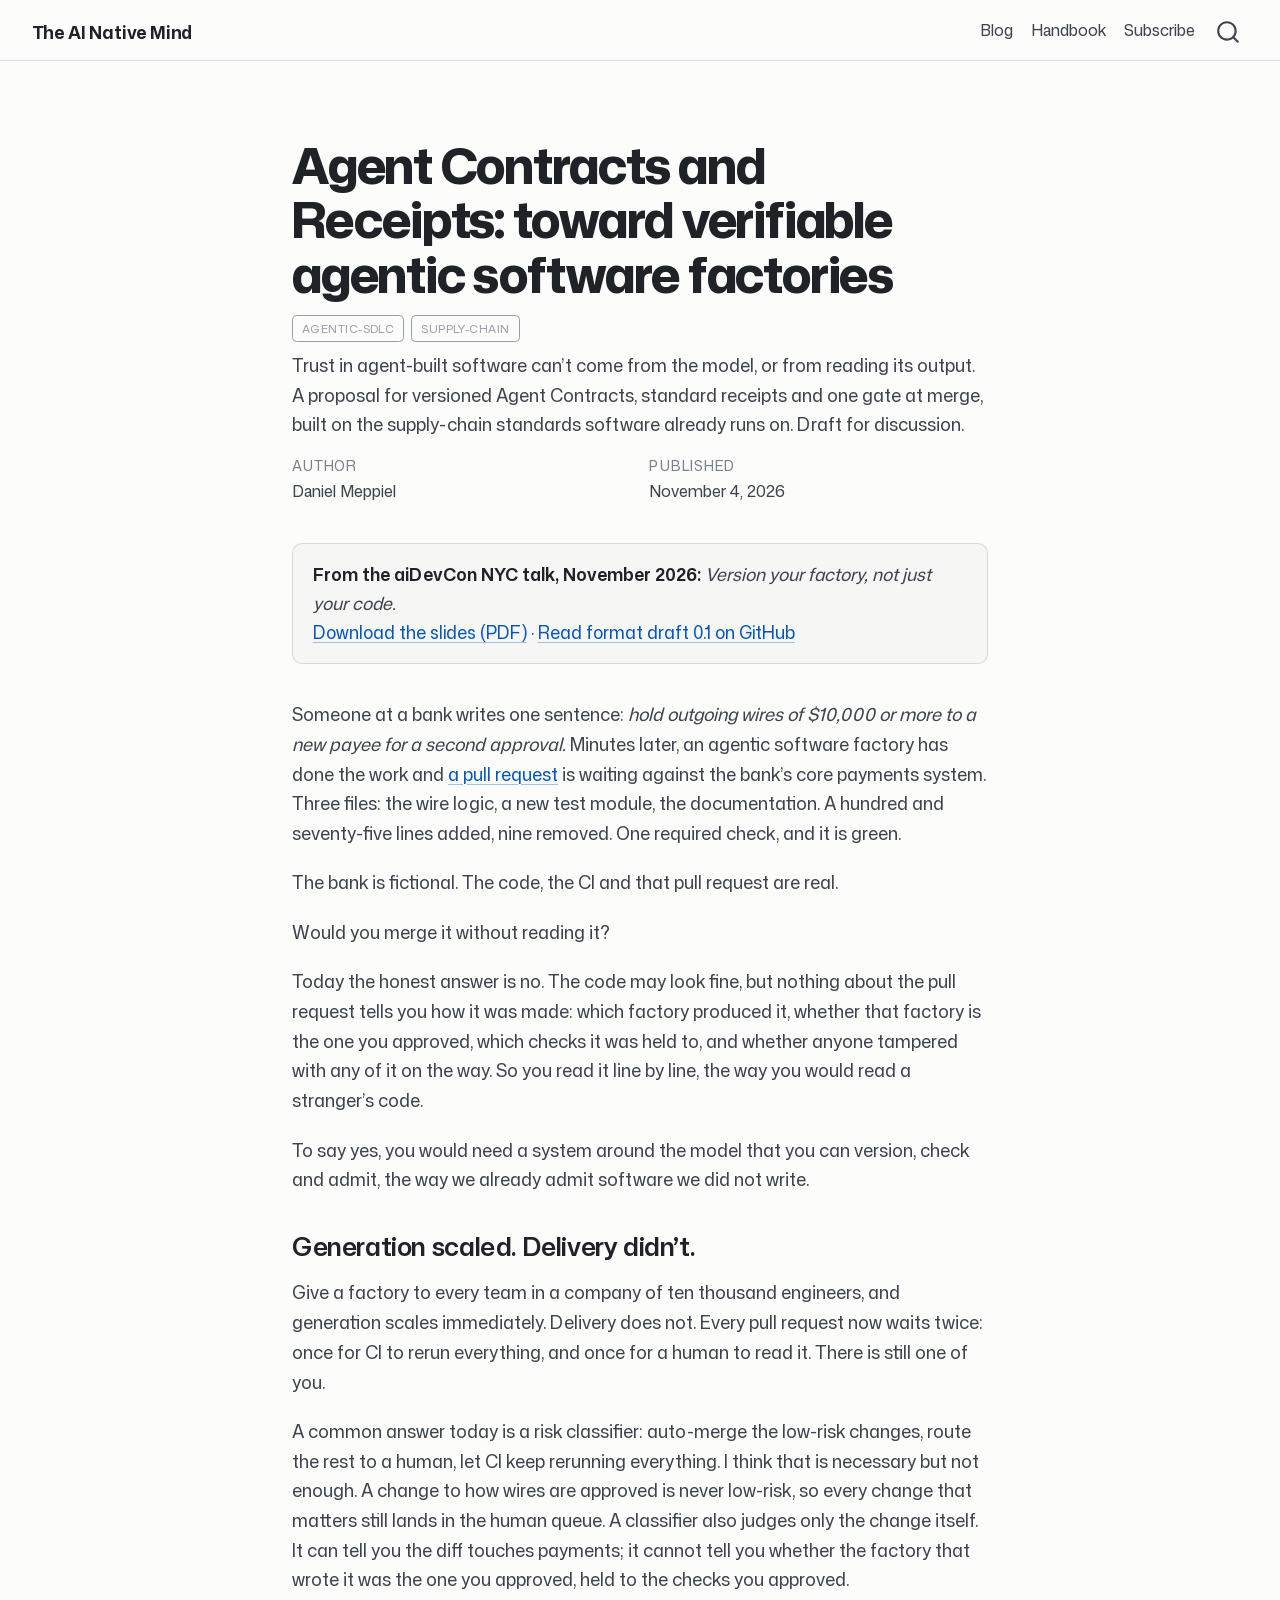
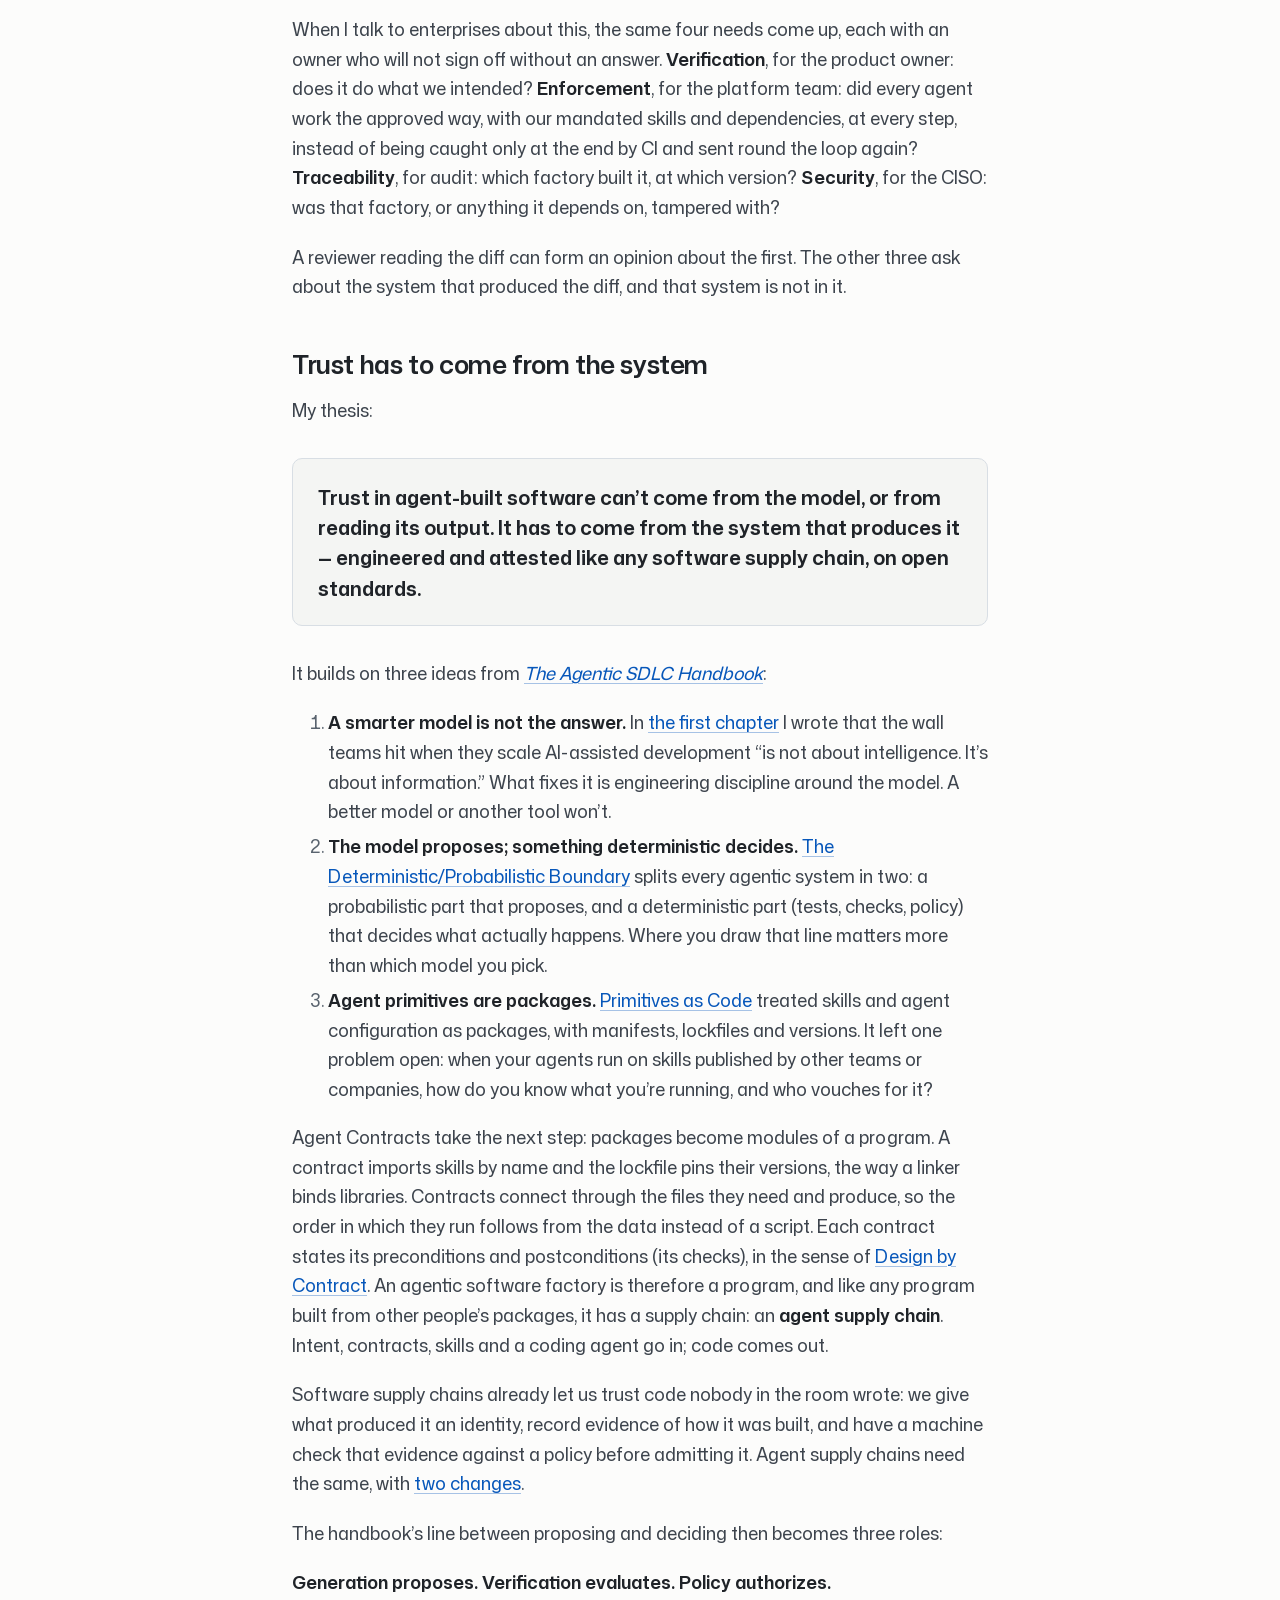
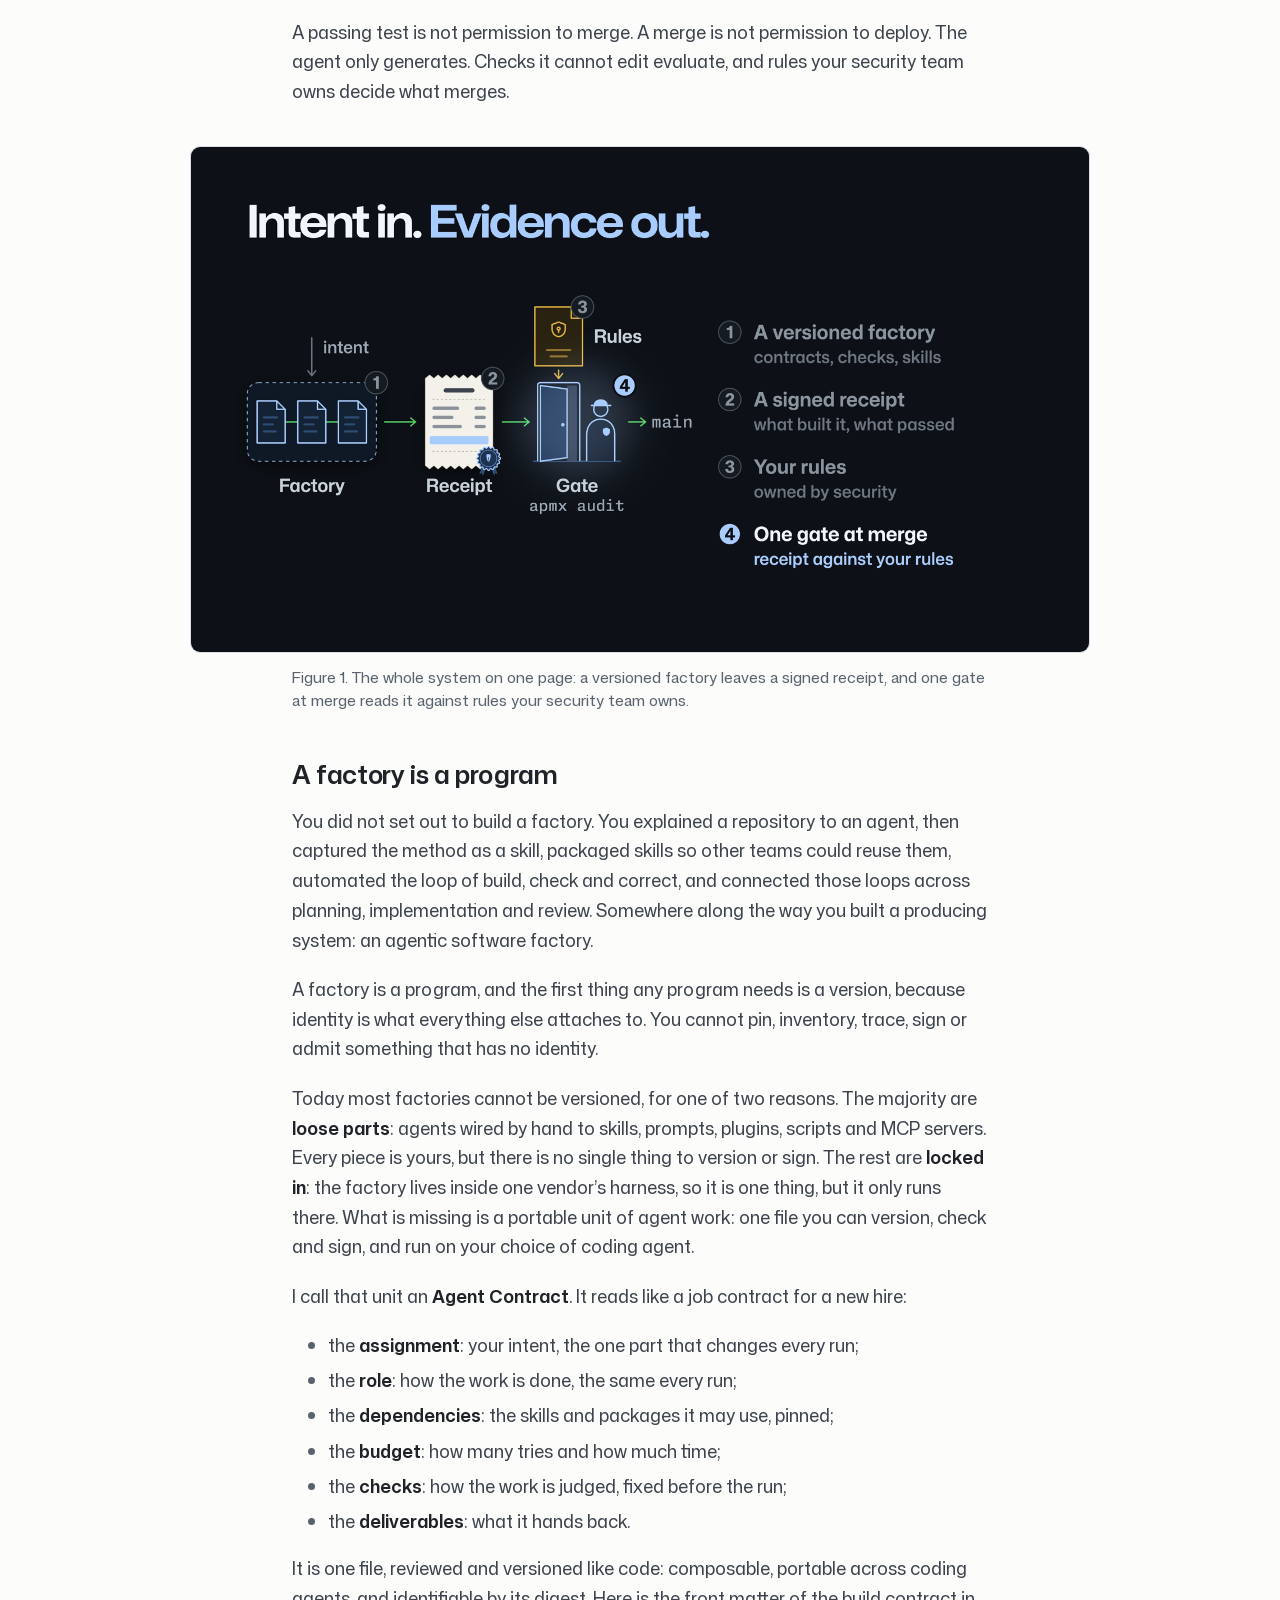
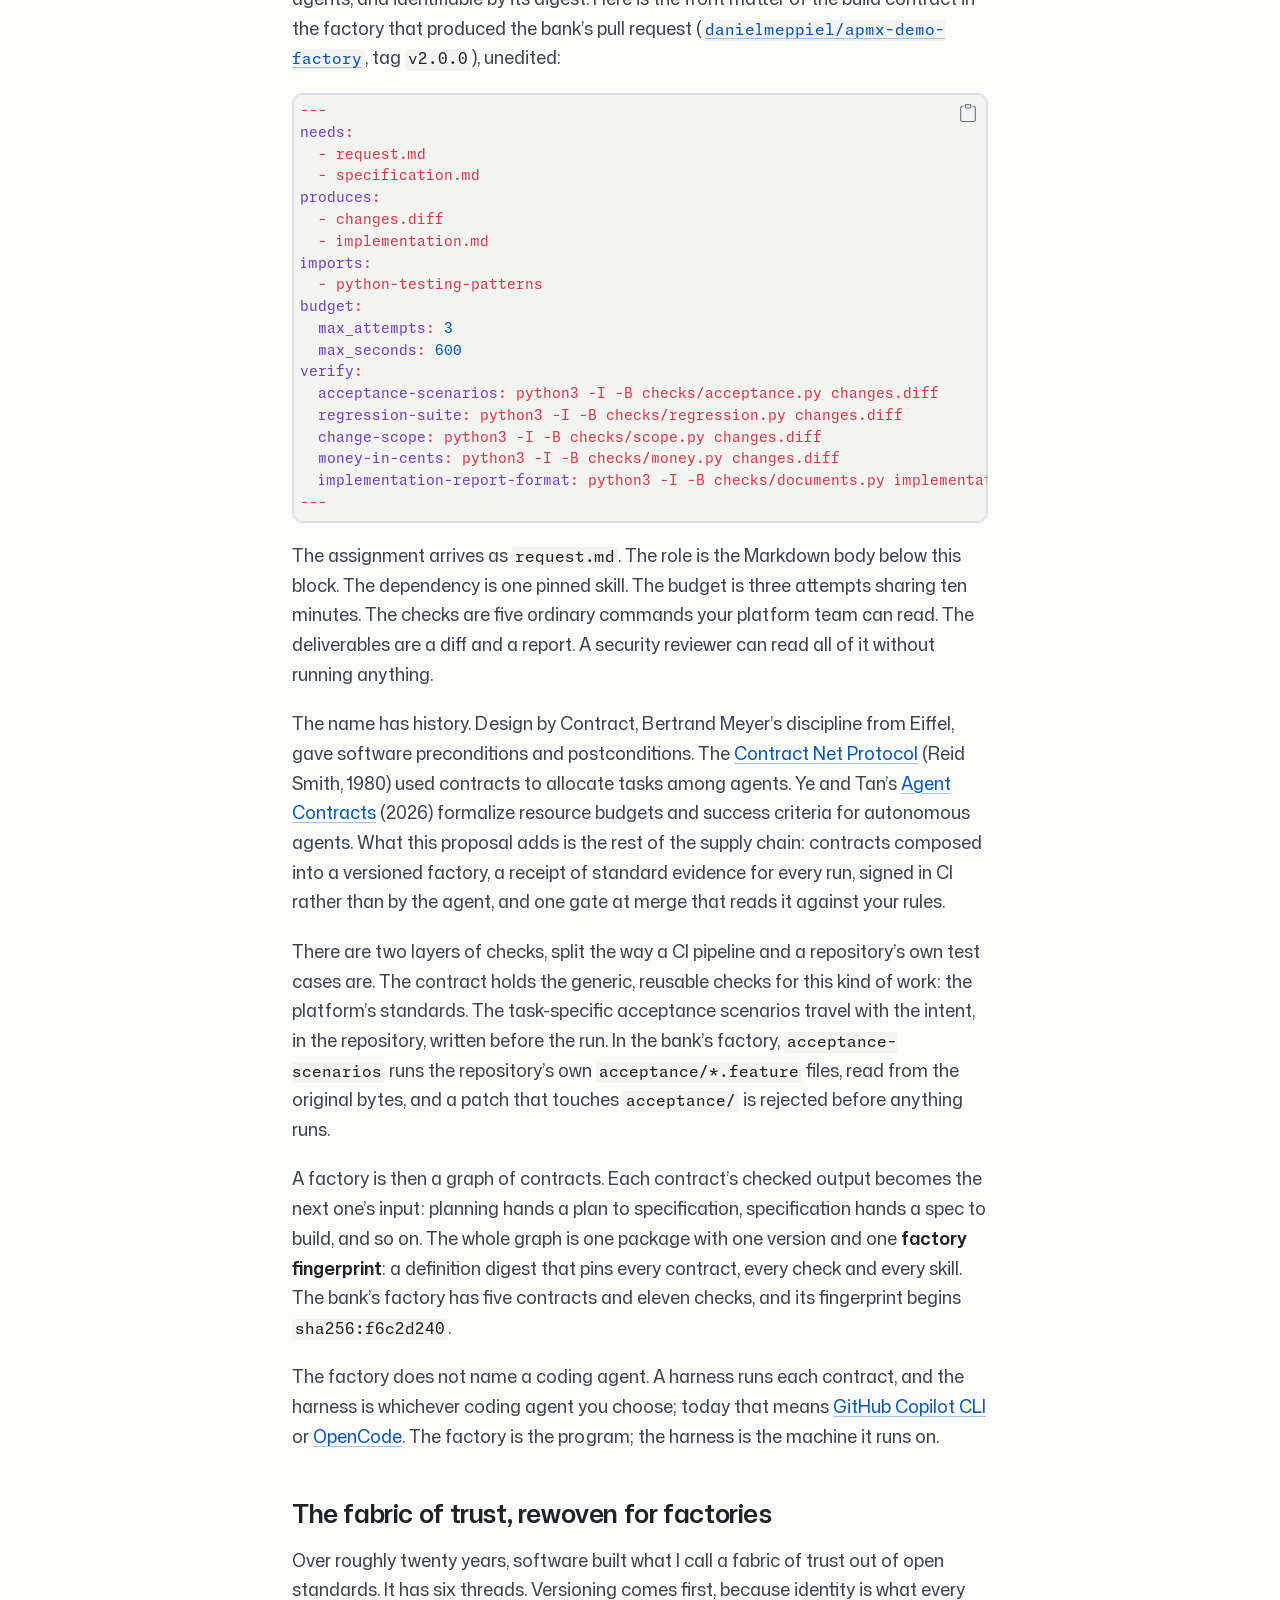
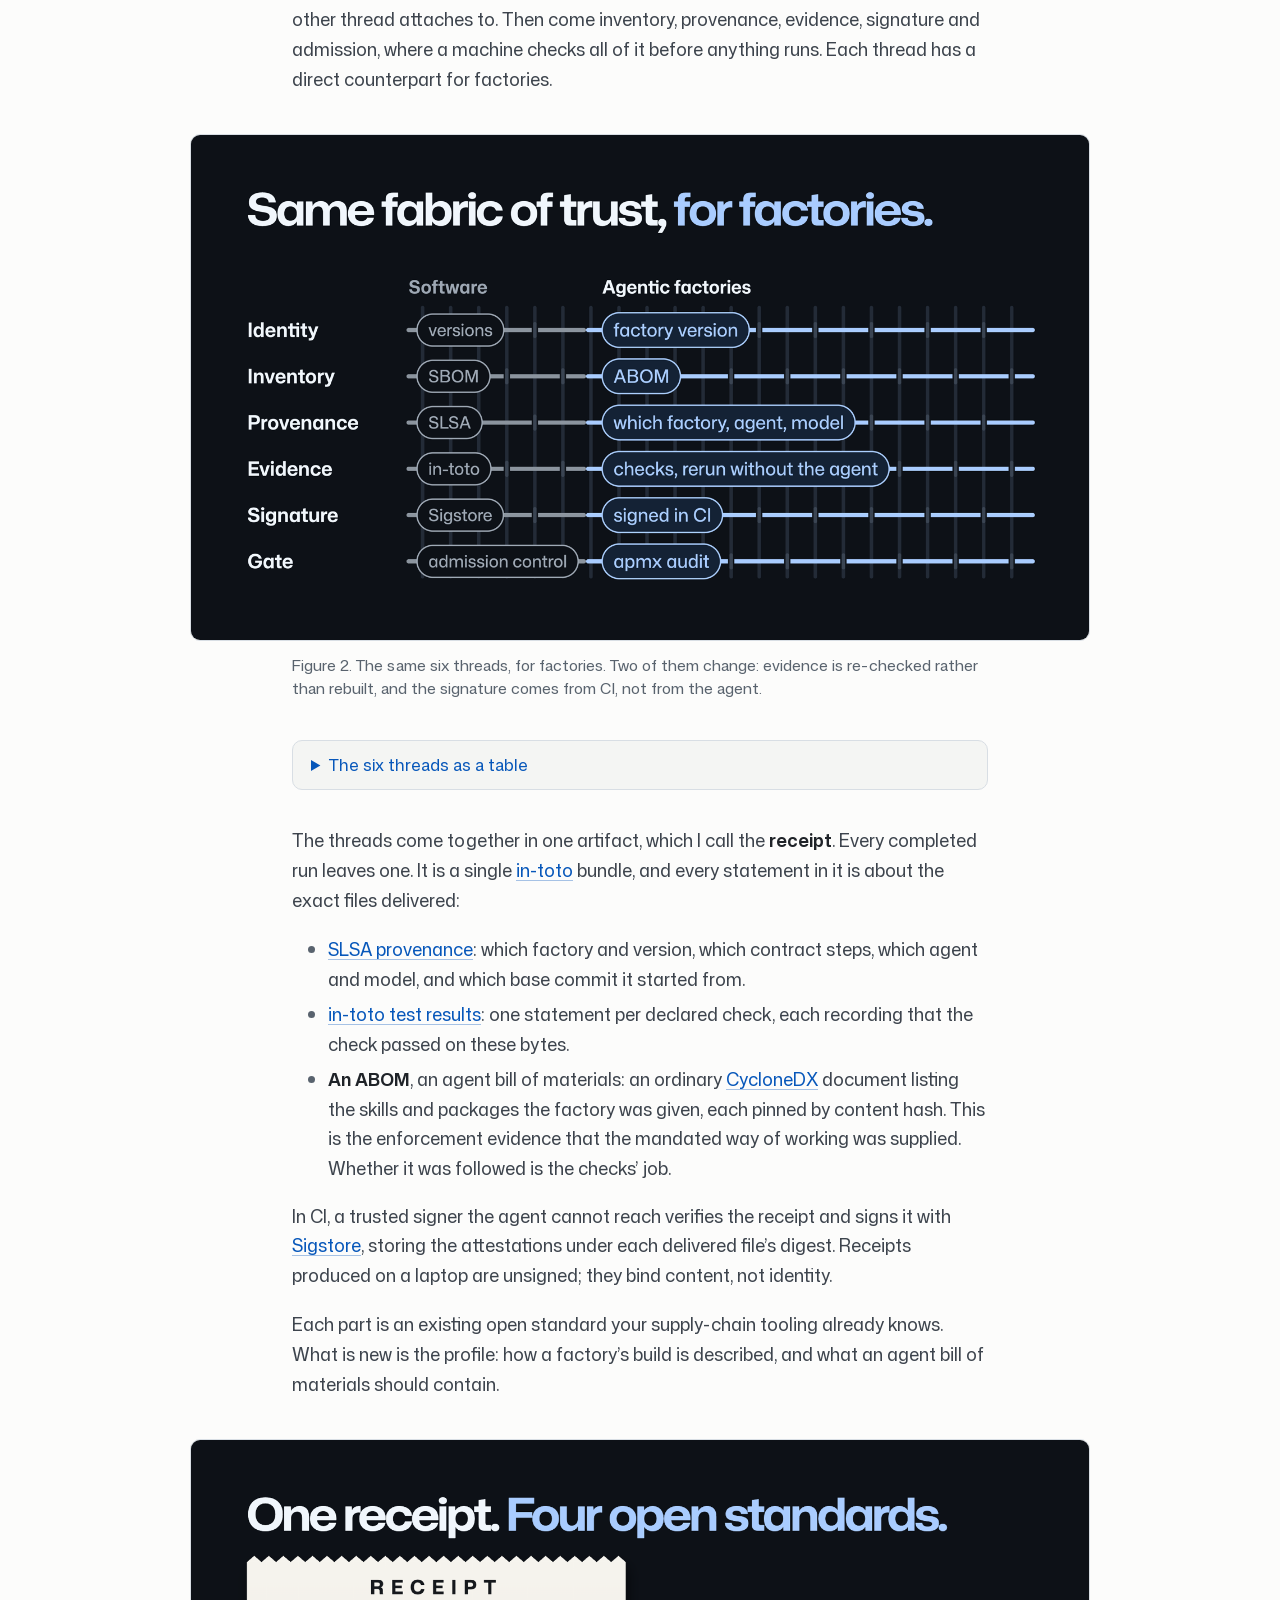
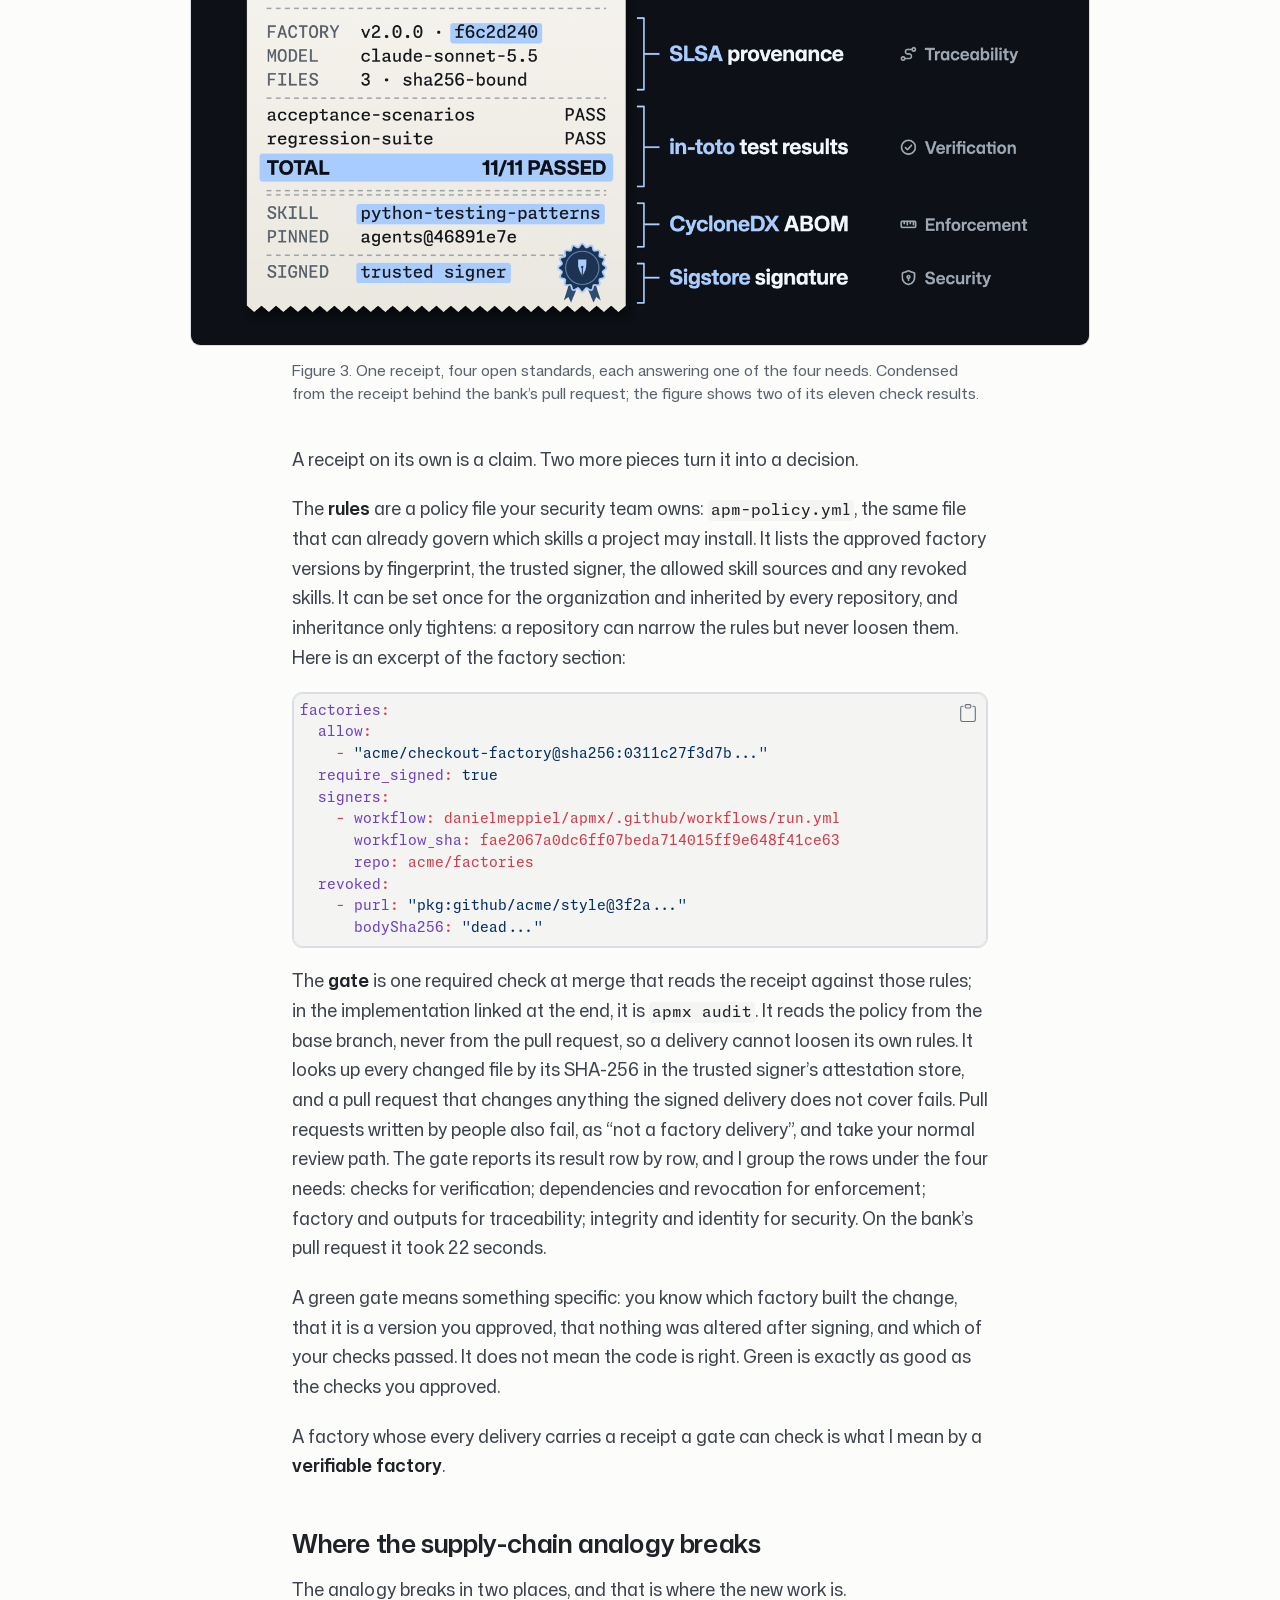
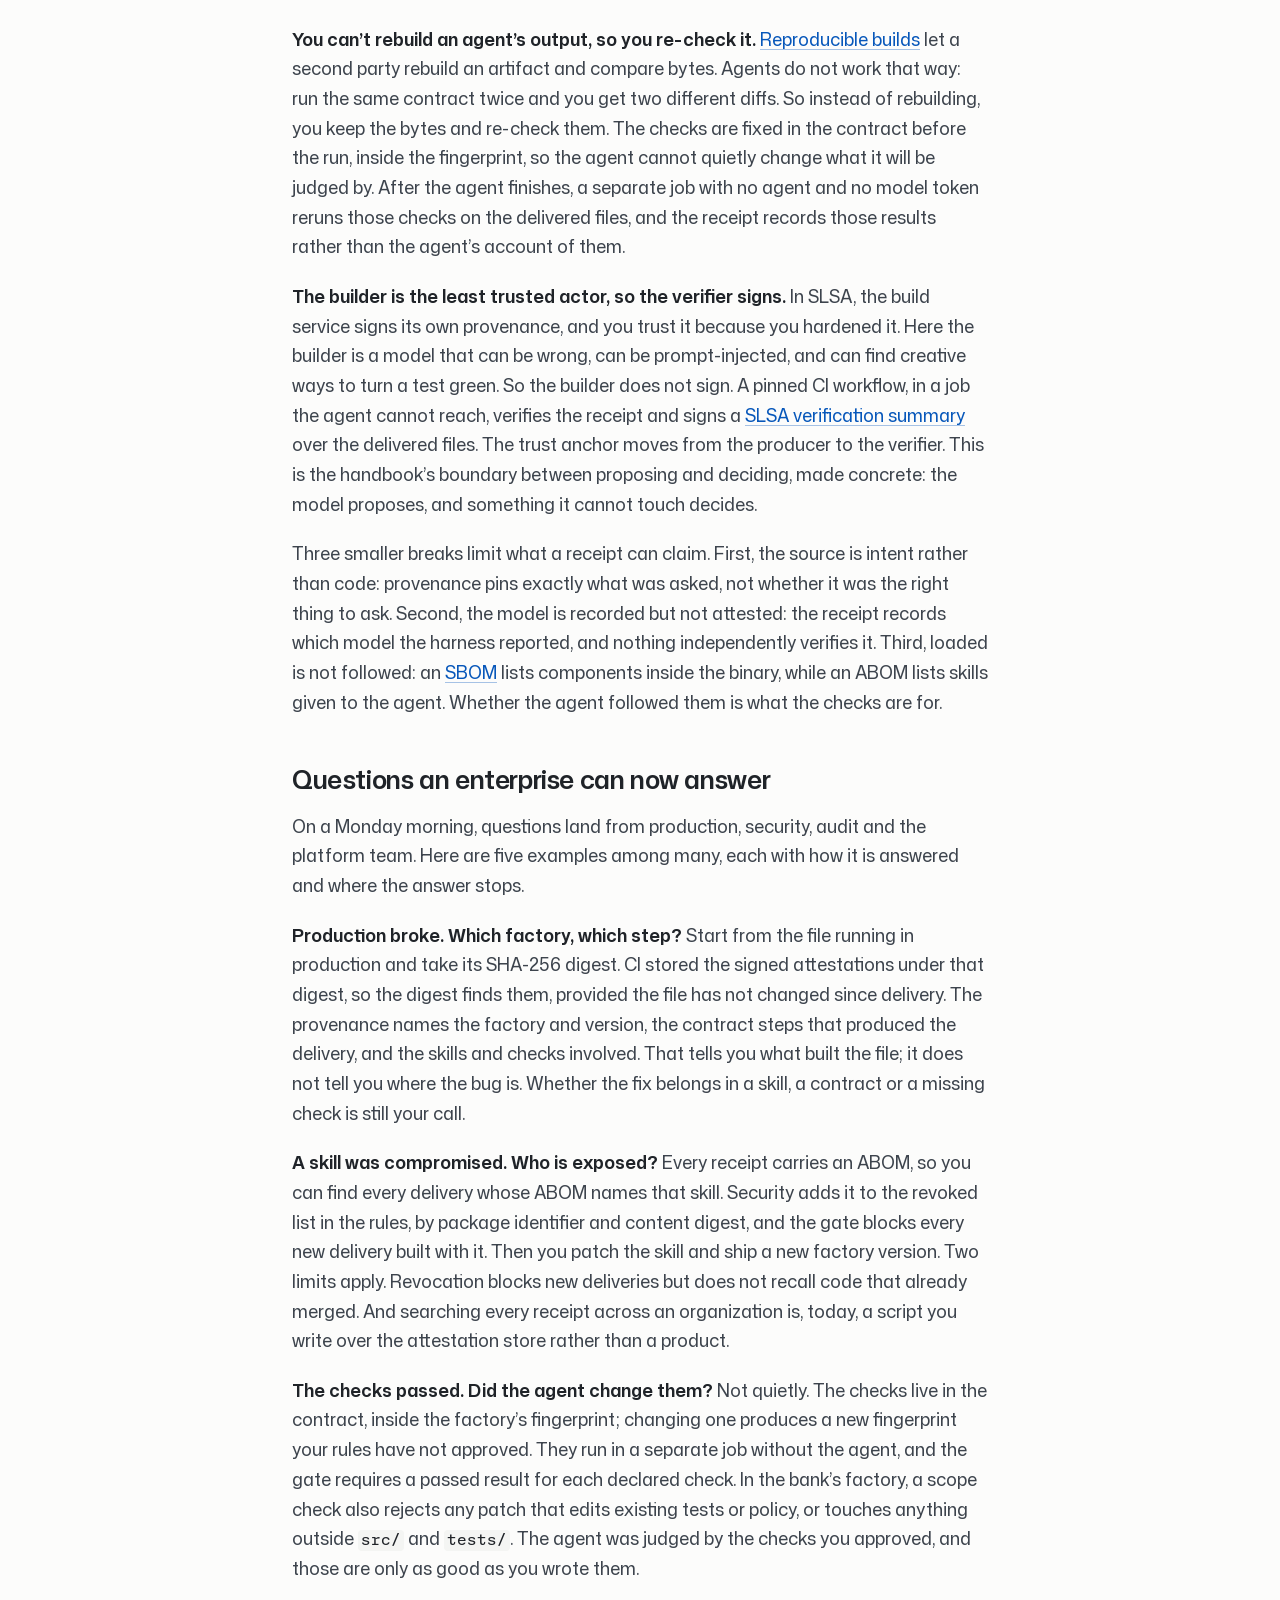
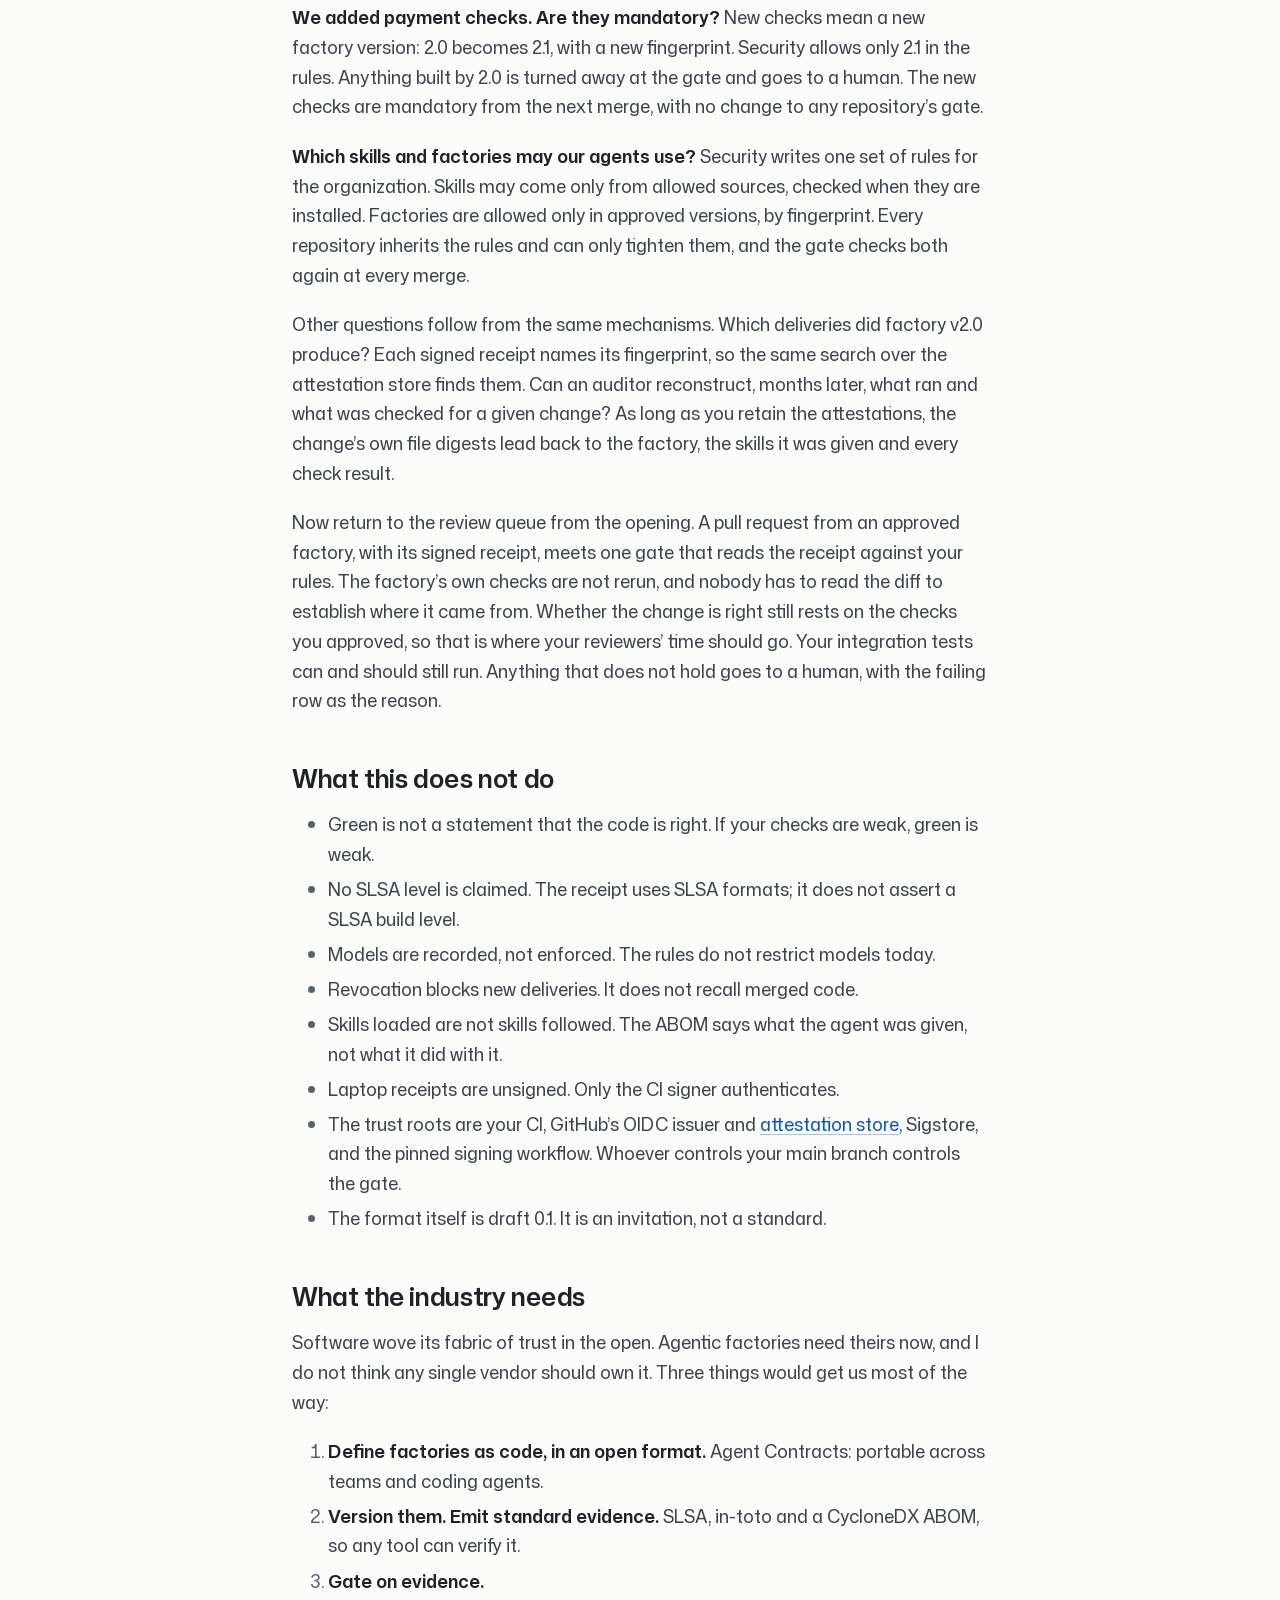
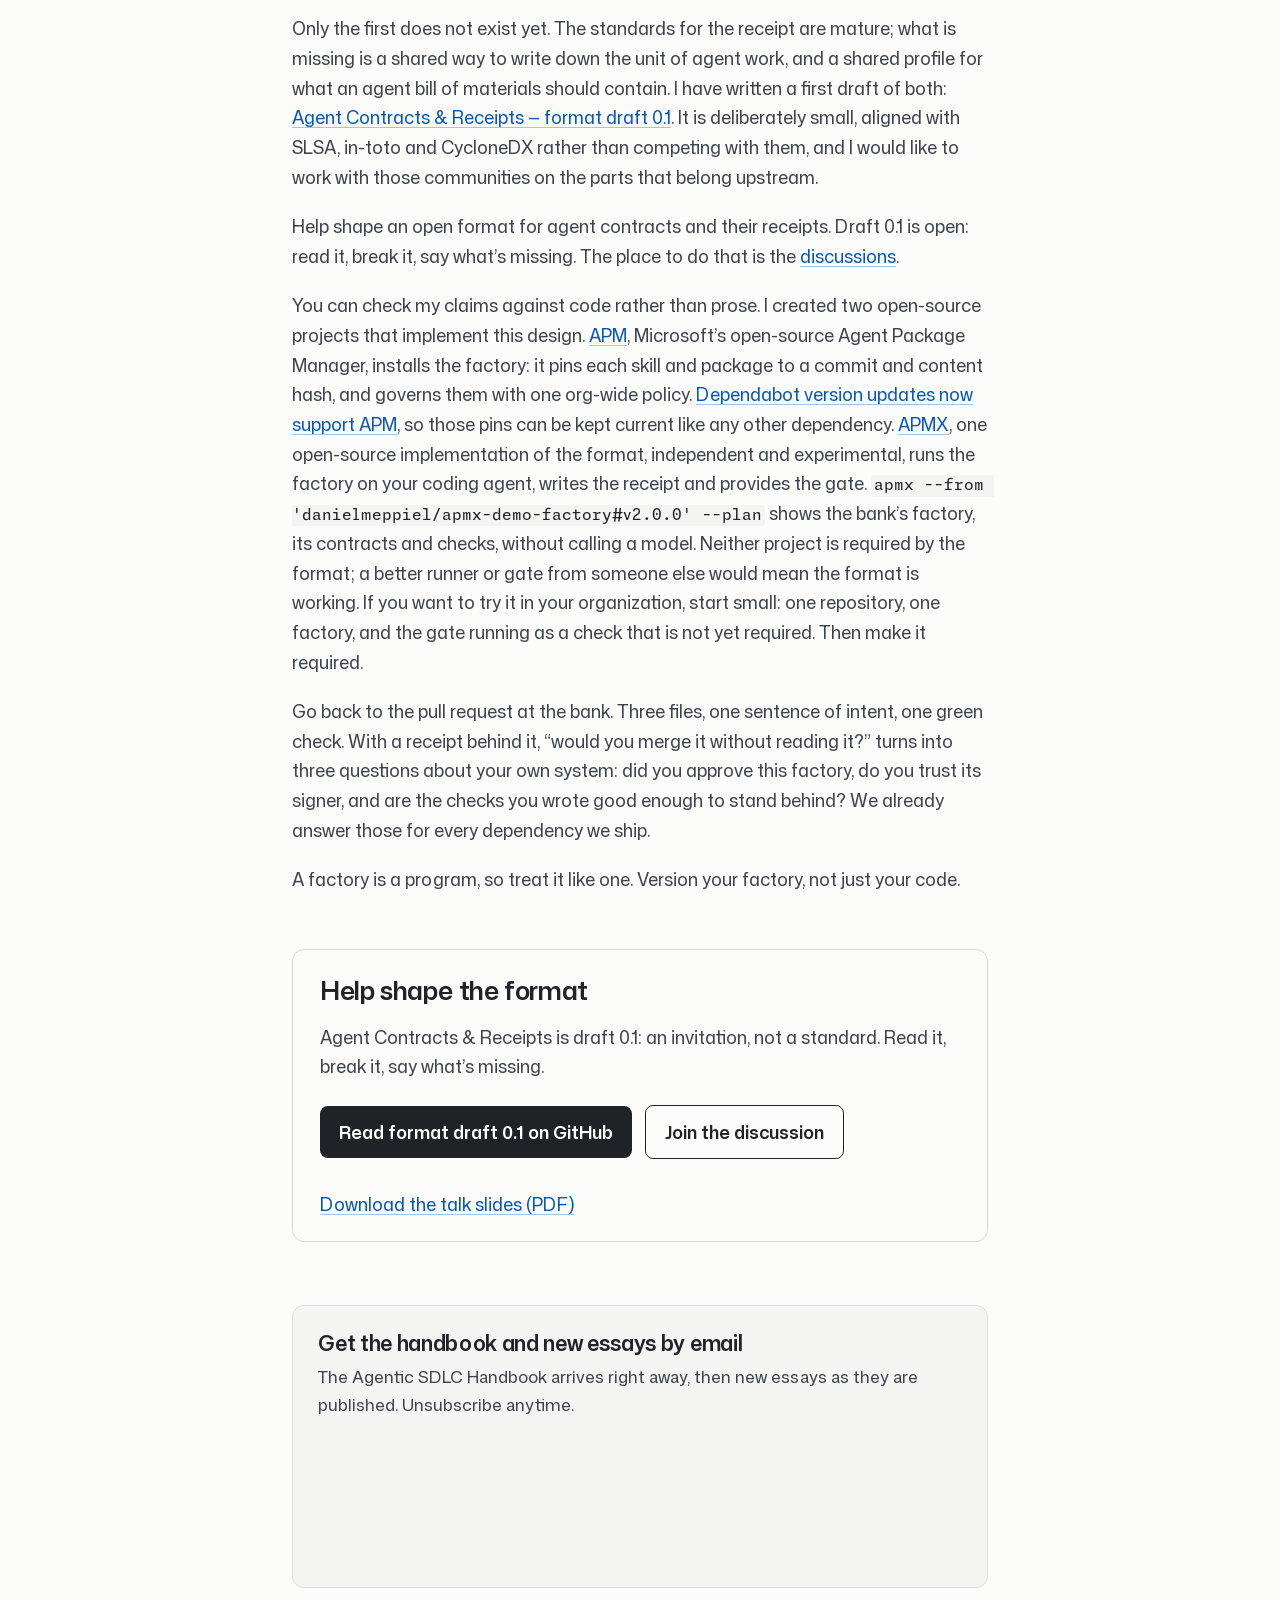
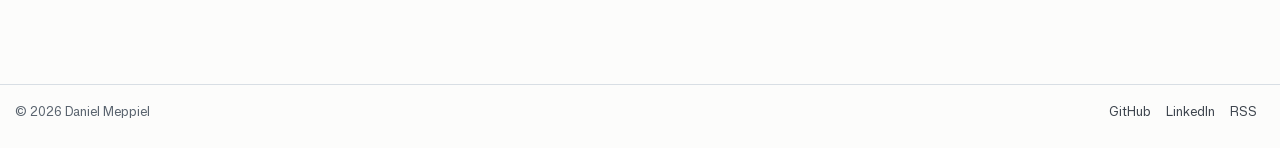
<file: docs/blog/agent-contracts-and-receipts/index.html>
<!DOCTYPE html>
<html xmlns="http://www.w3.org/1999/xhtml" lang="en" xml:lang="en"><head>

<meta charset="utf-8">
<meta name="generator" content="quarto-1.9.36">

<meta name="viewport" content="width=device-width, initial-scale=1.0, user-scalable=yes">

<meta name="author" content="Daniel Meppiel">
<meta name="dcterms.date" content="2026-11-04">
<meta name="description" content="Trust in agent-built software can’t come from the model, or from reading its output. A proposal for versioned Agent Contracts, standard receipts and one gate at merge, built on the supply-chain standards software already runs on. Draft for discussion.">

<title>Agent Contracts and Receipts: toward verifiable agentic software factories – The AI Native Mind</title>
<style>
/* Default styles provided by pandoc.
** See https://pandoc.org/MANUAL.html#variables-for-html for config info.
*/
code{white-space: pre-wrap;}
span.smallcaps{font-variant: small-caps;}
div.columns{display: flex; gap: min(4vw, 1.5em);}
div.column{flex: auto; overflow-x: auto;}
div.hanging-indent{margin-left: 1.5em; text-indent: -1.5em;}
ul.task-list{list-style: none;}
ul.task-list li input[type="checkbox"] {
  width: 0.8em;
  margin: 0 0.8em 0.2em -1em; /* quarto-specific, see https://github.com/quarto-dev/quarto-cli/issues/4556 */ 
  vertical-align: middle;
}
.display.math{display: block; text-align: center; margin: 0.5rem auto;}
/* CSS for syntax highlighting */
html { -webkit-text-size-adjust: 100%; }
pre > code.sourceCode { white-space: pre; position: relative; }
pre > code.sourceCode > span { display: inline-block; line-height: 1.25; }
pre > code.sourceCode > span:empty { height: 1.2em; }
.sourceCode { overflow: visible; }
code.sourceCode > span { color: inherit; text-decoration: inherit; }
div.sourceCode { margin: 1em 0; }
pre.sourceCode { margin: 0; }
@media screen {
div.sourceCode { overflow: auto; }
}
@media print {
pre > code.sourceCode { white-space: pre-wrap; }
pre > code.sourceCode > span { text-indent: -5em; padding-left: 5em; }
}
pre.numberSource code
  { counter-reset: source-line 0; }
pre.numberSource code > span
  { position: relative; left: -4em; counter-increment: source-line; }
pre.numberSource code > span > a:first-child::before
  { content: counter(source-line);
    position: relative; left: -1em; text-align: right; vertical-align: baseline;
    border: none; display: inline-block;
    -webkit-touch-callout: none; -webkit-user-select: none;
    -khtml-user-select: none; -moz-user-select: none;
    -ms-user-select: none; user-select: none;
    padding: 0 4px; width: 4em;
  }
pre.numberSource { margin-left: 3em;  padding-left: 4px; }
div.sourceCode
  {   }
@media screen {
pre > code.sourceCode > span > a:first-child::before { text-decoration: underline; }
}
</style>


<script src="../../site_libs/quarto-nav/quarto-nav.js"></script>
<script src="../../site_libs/quarto-nav/headroom.min.js"></script>
<script src="../../site_libs/clipboard/clipboard.min.js"></script>
<script src="../../site_libs/quarto-search/autocomplete.umd.js"></script>
<script src="../../site_libs/quarto-search/fuse.min.js"></script>
<script src="../../site_libs/quarto-search/quarto-search.js"></script>
<meta name="quarto:offset" content="../../">
<link href="../../assets/img/favicon.svg" rel="icon" type="image/svg+xml">
<script src="../../site_libs/quarto-html/quarto.js" type="module"></script>
<script src="../../site_libs/quarto-html/tabsets/tabsets.js" type="module"></script>
<script src="../../site_libs/quarto-html/popper.min.js"></script>
<script src="../../site_libs/quarto-html/tippy.umd.min.js"></script>
<link href="../../site_libs/quarto-html/tippy.css" rel="stylesheet">
<link href="../../site_libs/quarto-html/quarto-syntax-highlighting-f44e2a23cfc7e3415fe76e5e29364f08.css" rel="stylesheet" id="quarto-text-highlighting-styles">
<script src="../../site_libs/bootstrap/bootstrap.min.js"></script>
<link href="../../site_libs/bootstrap/bootstrap-icons.css" rel="stylesheet">
<link href="../../site_libs/bootstrap/bootstrap-14f716cefc4c7703b749b7f3e8ff4fbb.min.css" rel="stylesheet" append-hash="true" id="quarto-bootstrap" data-mode="light">
<script id="quarto-search-options" type="application/json">{
  "location": "navbar",
  "copy-button": false,
  "collapse-after": 3,
  "panel-placement": "end",
  "type": "overlay",
  "limit": 50,
  "keyboard-shortcut": [
    "f",
    "/",
    "s"
  ],
  "show-item-context": false,
  "language": {
    "search-no-results-text": "No results",
    "search-matching-documents-text": "matching documents",
    "search-copy-link-title": "Copy link to search",
    "search-hide-matches-text": "Hide additional matches",
    "search-more-match-text": "more match in this document",
    "search-more-matches-text": "more matches in this document",
    "search-clear-button-title": "Clear",
    "search-text-placeholder": "",
    "search-detached-cancel-button-title": "Cancel",
    "search-submit-button-title": "Submit",
    "search-label": "Search"
  }
}</script>
<script async="" src="https://www.googletagmanager.com/gtag/js?id=G-7FCHZL83JW"></script>

<script type="text/javascript">

window.dataLayer = window.dataLayer || [];
function gtag(){dataLayer.push(arguments);}
gtag('js', new Date());
gtag('config', 'G-7FCHZL83JW', { 'anonymize_ip': true});
</script>


<link rel="stylesheet" href="../../assets/fonts.css">
<meta property="og:title" content="Agent Contracts and Receipts: toward verifiable agentic software factories – The AI Native Mind">
<meta property="og:description" content="Trust in agent-built software can’t come from the model, or from reading its output. A proposal for versioned Agent Contracts, standard receipts and one gate at merge, built on the supply-chain standards software already runs on. Draft for discussion.">
<meta property="og:image" content="https://theainativemind.com/blog/agent-contracts-and-receipts/img/intent-in-evidence-out.png">
<meta property="og:site_name" content="The AI Native Mind">
<meta property="og:locale" content="en_US">
<meta property="og:image:height" content="900">
<meta property="og:image:width" content="1600">
<meta property="og:image:alt" content="Diagram titled &quot;Intent in. Evidence out.&quot; A versioned factory leaves a signed receipt, and one gate at merge reads it against rules owned by security.">
<meta name="twitter:title" content="Agent Contracts and Receipts: toward verifiable agentic software factories – The AI Native Mind">
<meta name="twitter:description" content="Trust in agent-built software can’t come from the model, or from reading its output. A proposal for versioned Agent Contracts, standard receipts and one gate at merge, built on the supply-chain standards software already runs on. Draft for discussion.">
<meta name="twitter:image" content="https://theainativemind.com/blog/agent-contracts-and-receipts/img/intent-in-evidence-out.png">
<meta name="twitter:card" content="summary_large_image">
<meta name="twitter:image-height" content="900">
<meta name="twitter:image-width" content="1600">
<meta name="twitter:image:alt" content="Diagram titled &quot;Intent in. Evidence out.&quot; A versioned factory leaves a signed receipt, and one gate at merge reads it against rules owned by security.">
</head>

<body class="nav-fixed fullcontent quarto-light">

<div id="quarto-search-results"></div>
  <header id="quarto-header" class="headroom fixed-top">
    <nav class="navbar navbar-expand-sm " data-bs-theme="dark">
      <div class="navbar-container container-fluid">
      <div class="navbar-brand-container mx-auto">
    <a class="navbar-brand" href="../../index.html">
    <span class="navbar-title">The AI Native Mind</span>
    </a>
  </div>
            <div id="quarto-search" class="" title="Search"></div>
          <button class="navbar-toggler" type="button" data-bs-toggle="collapse" data-bs-target="#navbarCollapse" aria-controls="navbarCollapse" role="menu" aria-expanded="false" aria-label="Toggle navigation" onclick="if (window.quartoToggleHeadroom) { window.quartoToggleHeadroom(); }">
  <span class="navbar-toggler-icon"></span>
</button>
          <div class="collapse navbar-collapse" id="navbarCollapse">
            <ul class="navbar-nav navbar-nav-scroll ms-auto">
  <li class="nav-item">
    <a class="nav-link" href="../../blog/index.html"> 
<span class="menu-text">Blog</span></a>
  </li>  
  <li class="nav-item">
    <a class="nav-link" href="https://danielmeppiel.github.io/agentic-sdlc-handbook/?utm_source=theainativemind"> 
<span class="menu-text">Handbook</span></a>
  </li>  
  <li class="nav-item">
    <a class="nav-link" href="../../index.html#subscribe"> 
<span class="menu-text">Subscribe</span></a>
  </li>  
</ul>
          </div> <!-- /navcollapse -->
            <div class="quarto-navbar-tools">
</div>
      </div> <!-- /container-fluid -->
    </nav>
</header>
<!-- content -->
<div id="quarto-content" class="quarto-container page-columns page-rows-contents page-layout-article page-navbar">
<!-- sidebar -->
<!-- margin-sidebar -->
    
<!-- main -->
<main class="content" id="quarto-document-content">

<header id="title-block-header" class="quarto-title-block default">
<div class="quarto-title">
<h1 class="title">Agent Contracts and Receipts: toward verifiable agentic software factories</h1>
  <div class="quarto-categories">
    <div class="quarto-category">agentic-sdlc</div>
    <div class="quarto-category">supply-chain</div>
  </div>
  </div>

<div>
  <div class="description">
    Trust in agent-built software can’t come from the model, or from reading its output. A proposal for versioned Agent Contracts, standard receipts and one gate at merge, built on the supply-chain standards software already runs on. Draft for discussion.
  </div>
</div>


<div class="quarto-title-meta">

    <div>
    <div class="quarto-title-meta-heading">Author</div>
    <div class="quarto-title-meta-contents">
             <p>Daniel Meppiel </p>
          </div>
  </div>
    
    <div>
    <div class="quarto-title-meta-heading">Published</div>
    <div class="quarto-title-meta-contents">
      <p class="date">November 4, 2026</p>
    </div>
  </div>
  
    
  </div>
  


</header>


<div class="talk-box">
<p><strong>From the aiDevCon NYC talk, November 2026:</strong> <em>Version your factory, not just your code.</em><br>
<a href="version-your-factory-aidevcon-nyc-2026.pdf">Download the slides (PDF)</a> · <a href="https://github.com/danielmeppiel/agent-contracts">Read format draft 0.1 on GitHub</a></p>
</div>
<p>Someone at a bank writes one sentence: <em>hold outgoing wires of $10,000 or more to a new payee for a second approval.</em> Minutes later, an agentic software factory has done the work and <a href="https://github.com/danielmeppiel/contoso-payments/pull/1">a pull request</a> is waiting against the bank’s core payments system. Three files: the wire logic, a new test module, the documentation. A hundred and seventy-five lines added, nine removed. One required check, and it is green.</p>
<p>The bank is fictional. The code, the CI and that pull request are real.</p>
<p>Would you merge it without reading it?</p>
<p>Today the honest answer is no. The code may look fine, but nothing about the pull request tells you how it was made: which factory produced it, whether that factory is the one you approved, which checks it was held to, and whether anyone tampered with any of it on the way. So you read it line by line, the way you would read a stranger’s code.</p>
<p>To say yes, you would need a system around the model that you can version, check and admit, the way we already admit software we did not write.</p>
<section id="generation-scaled.-delivery-didnt." class="level2">
<h2 data-anchor-id="generation-scaled.-delivery-didnt.">Generation scaled. Delivery didn’t.</h2>
<p>Give a factory to every team in a company of ten thousand engineers, and generation scales immediately. Delivery does not. Every pull request now waits twice: once for CI to rerun everything, and once for a human to read it. There is still one of you.</p>
<p>A common answer today is a risk classifier: auto-merge the low-risk changes, route the rest to a human, let CI keep rerunning everything. I think that is necessary but not enough. A change to how wires are approved is never low-risk, so every change that matters still lands in the human queue. A classifier also judges only the change itself. It can tell you the diff touches payments; it cannot tell you whether the factory that wrote it was the one you approved, held to the checks you approved.</p>
<p>When I talk to enterprises about this, the same four needs come up, each with an owner who will not sign off without an answer. <strong>Verification</strong>, for the product owner: does it do what we intended? <strong>Enforcement</strong>, for the platform team: did every agent work the approved way, with our mandated skills and dependencies, at every step, instead of being caught only at the end by CI and sent round the loop again? <strong>Traceability</strong>, for audit: which factory built it, at which version? <strong>Security</strong>, for the CISO: was that factory, or anything it depends on, tampered with?</p>
<p>A reviewer reading the diff can form an opinion about the first. The other three ask about the system that produced the diff, and that system is not in it.</p>
</section>
<section id="trust-has-to-come-from-the-system" class="level2">
<h2 data-anchor-id="trust-has-to-come-from-the-system">Trust has to come from the system</h2>
<p>My thesis:</p>
<blockquote class="blockquote">
<p><strong>Trust in agent-built software can’t come from the model, or from reading its output. It has to come from the system that produces it — engineered and attested like any software supply chain, on open standards.</strong></p>
</blockquote>
<p>It builds on three ideas from <a href="https://danielmeppiel.github.io/agentic-sdlc-handbook/"><em>The Agentic SDLC Handbook</em></a>:</p>
<ol type="1">
<li><strong>A smarter model is not the answer.</strong> In <a href="https://danielmeppiel.github.io/agentic-sdlc-handbook/handbook/ch01-the-agentic-sdlc-thesis.html">the first chapter</a> I wrote that the wall teams hit when they scale AI-assisted development “is not about intelligence. It’s about information.” What fixes it is engineering discipline around the model. A better model or another tool won’t.</li>
<li><strong>The model proposes; something deterministic decides.</strong> <a href="https://danielmeppiel.github.io/agentic-sdlc-handbook/handbook/ch16-deterministic-probabilistic-boundary.html">The Deterministic/Probabilistic Boundary</a> splits every agentic system in two: a probabilistic part that proposes, and a deterministic part (tests, checks, policy) that decides what actually happens. Where you draw that line matters more than which model you pick.</li>
<li><strong>Agent primitives are packages.</strong> <a href="https://danielmeppiel.github.io/agentic-sdlc-handbook/handbook/ch21-primitives-as-code.html">Primitives as Code</a> treated skills and agent configuration as packages, with manifests, lockfiles and versions. It left one problem open: when your agents run on skills published by other teams or companies, how do you know what you’re running, and who vouches for it?</li>
</ol>
<p>Agent Contracts take the next step: packages become modules of a program. A contract imports skills by name and the lockfile pins their versions, the way a linker binds libraries. Contracts connect through the files they need and produce, so the order in which they run follows from the data instead of a script. Each contract states its preconditions and postconditions (its checks), in the sense of <a href="https://www.eiffel.org/doc/solutions/Design_by_Contract_and_Assertions">Design by Contract</a>. An agentic software factory is therefore a program, and like any program built from other people’s packages, it has a supply chain: an <strong>agent supply chain</strong>. Intent, contracts, skills and a coding agent go in; code comes out.</p>
<p>Software supply chains already let us trust code nobody in the room wrote: we give what produced it an identity, record evidence of how it was built, and have a machine check that evidence against a policy before admitting it. Agent supply chains need the same, with <a href="#where-the-supply-chain-analogy-breaks">two changes</a>.</p>
<p>The handbook’s line between proposing and deciding then becomes three roles:</p>
<p><strong>Generation proposes. Verification evaluates. Policy authorizes.</strong></p>
<p>A passing test is not permission to merge. A merge is not permission to deploy. The agent only generates. Checks it cannot edit evaluate, and rules your security team owns decide what merges.</p>
<p><img src="img/intent-in-evidence-out.png" class="img-fluid" alt="Diagram titled “Intent in. Evidence out.” An arrow labeled “intent” enters a dashed box labeled “Factory” holding three linked documents (1). An arrow leads to a paper receipt with a seal (2), then to a door with a guard labeled “Gate, apmx audit” (4), then to “main”. Above the gate, a yellow document labeled “Rules” (3) feeds into it. A numbered legend reads: 1, a versioned factory: contracts, checks, skills. 2, a signed receipt: what built it, what passed. 3, your rules: owned by security. 4, one gate at merge: receipt against your rules."></p>
<p><em>Figure 1. The whole system on one page: a versioned factory leaves a signed receipt, and one gate at merge reads it against rules your security team owns.</em></p>
</section>
<section id="a-factory-is-a-program" class="level2">
<h2 data-anchor-id="a-factory-is-a-program">A factory is a program</h2>
<p>You did not set out to build a factory. You explained a repository to an agent, then captured the method as a skill, packaged skills so other teams could reuse them, automated the loop of build, check and correct, and connected those loops across planning, implementation and review. Somewhere along the way you built a producing system: an agentic software factory.</p>
<p>A factory is a program, and the first thing any program needs is a version, because identity is what everything else attaches to. You cannot pin, inventory, trace, sign or admit something that has no identity.</p>
<p>Today most factories cannot be versioned, for one of two reasons. The majority are <strong>loose parts</strong>: agents wired by hand to skills, prompts, plugins, scripts and MCP servers. Every piece is yours, but there is no single thing to version or sign. The rest are <strong>locked in</strong>: the factory lives inside one vendor’s harness, so it is one thing, but it only runs there. What is missing is a portable unit of agent work: one file you can version, check and sign, and run on your choice of coding agent.</p>
<p>I call that unit an <strong>Agent Contract</strong>. It reads like a job contract for a new hire:</p>
<ul>
<li>the <strong>assignment</strong>: your intent, the one part that changes every run;</li>
<li>the <strong>role</strong>: how the work is done, the same every run;</li>
<li>the <strong>dependencies</strong>: the skills and packages it may use, pinned;</li>
<li>the <strong>budget</strong>: how many tries and how much time;</li>
<li>the <strong>checks</strong>: how the work is judged, fixed before the run;</li>
<li>the <strong>deliverables</strong>: what it hands back.</li>
</ul>
<p>It is one file, reviewed and versioned like code: composable, portable across coding agents, and identifiable by its digest. Here is the front matter of the build contract in the factory that produced the bank’s pull request (<a href="https://github.com/danielmeppiel/apmx-demo-factory/tree/v2.0.0"><code>danielmeppiel/apmx-demo-factory</code></a>, tag <code>v2.0.0</code>), unedited:</p>
<div class="code-copy-outer-scaffold"><div class="sourceCode" id="cb1"><pre class="sourceCode yaml code-with-copy"><code class="sourceCode yaml"><span id="cb1-1"><a href="#cb1-1" aria-hidden="true" tabindex="-1"></a><span class="pp">---</span></span>
<span id="cb1-2"><a href="#cb1-2" aria-hidden="true" tabindex="-1"></a><span class="fu">needs</span><span class="kw">:</span></span>
<span id="cb1-3"><a href="#cb1-3" aria-hidden="true" tabindex="-1"></a><span class="at">  </span><span class="kw">-</span><span class="at"> request.md</span></span>
<span id="cb1-4"><a href="#cb1-4" aria-hidden="true" tabindex="-1"></a><span class="at">  </span><span class="kw">-</span><span class="at"> specification.md</span></span>
<span id="cb1-5"><a href="#cb1-5" aria-hidden="true" tabindex="-1"></a><span class="fu">produces</span><span class="kw">:</span></span>
<span id="cb1-6"><a href="#cb1-6" aria-hidden="true" tabindex="-1"></a><span class="at">  </span><span class="kw">-</span><span class="at"> changes.diff</span></span>
<span id="cb1-7"><a href="#cb1-7" aria-hidden="true" tabindex="-1"></a><span class="at">  </span><span class="kw">-</span><span class="at"> implementation.md</span></span>
<span id="cb1-8"><a href="#cb1-8" aria-hidden="true" tabindex="-1"></a><span class="fu">imports</span><span class="kw">:</span></span>
<span id="cb1-9"><a href="#cb1-9" aria-hidden="true" tabindex="-1"></a><span class="at">  </span><span class="kw">-</span><span class="at"> python-testing-patterns</span></span>
<span id="cb1-10"><a href="#cb1-10" aria-hidden="true" tabindex="-1"></a><span class="fu">budget</span><span class="kw">:</span></span>
<span id="cb1-11"><a href="#cb1-11" aria-hidden="true" tabindex="-1"></a><span class="at">  </span><span class="fu">max_attempts</span><span class="kw">:</span><span class="at"> </span><span class="dv">3</span></span>
<span id="cb1-12"><a href="#cb1-12" aria-hidden="true" tabindex="-1"></a><span class="at">  </span><span class="fu">max_seconds</span><span class="kw">:</span><span class="at"> </span><span class="dv">600</span></span>
<span id="cb1-13"><a href="#cb1-13" aria-hidden="true" tabindex="-1"></a><span class="fu">verify</span><span class="kw">:</span></span>
<span id="cb1-14"><a href="#cb1-14" aria-hidden="true" tabindex="-1"></a><span class="at">  </span><span class="fu">acceptance-scenarios</span><span class="kw">:</span><span class="at"> python3 -I -B checks/acceptance.py changes.diff</span></span>
<span id="cb1-15"><a href="#cb1-15" aria-hidden="true" tabindex="-1"></a><span class="at">  </span><span class="fu">regression-suite</span><span class="kw">:</span><span class="at"> python3 -I -B checks/regression.py changes.diff</span></span>
<span id="cb1-16"><a href="#cb1-16" aria-hidden="true" tabindex="-1"></a><span class="at">  </span><span class="fu">change-scope</span><span class="kw">:</span><span class="at"> python3 -I -B checks/scope.py changes.diff</span></span>
<span id="cb1-17"><a href="#cb1-17" aria-hidden="true" tabindex="-1"></a><span class="at">  </span><span class="fu">money-in-cents</span><span class="kw">:</span><span class="at"> python3 -I -B checks/money.py changes.diff</span></span>
<span id="cb1-18"><a href="#cb1-18" aria-hidden="true" tabindex="-1"></a><span class="at">  </span><span class="fu">implementation-report-format</span><span class="kw">:</span><span class="at"> python3 -I -B checks/documents.py implementation implementation.md</span></span>
<span id="cb1-19"><a href="#cb1-19" aria-hidden="true" tabindex="-1"></a><span class="pp">---</span></span></code></pre></div><button title="Copy to Clipboard" class="code-copy-button"><i class="bi"></i></button></div>
<p>The assignment arrives as <code>request.md</code>. The role is the Markdown body below this block. The dependency is one pinned skill. The budget is three attempts sharing ten minutes. The checks are five ordinary commands your platform team can read. The deliverables are a diff and a report. A security reviewer can read all of it without running anything.</p>
<p>The name has history. Design by Contract, Bertrand Meyer’s discipline from Eiffel, gave software preconditions and postconditions. The <a href="https://doi.org/10.1109/TC.1980.1675516">Contract Net Protocol</a> (Reid Smith, 1980) used contracts to allocate tasks among agents. Ye and Tan’s <a href="https://arxiv.org/abs/2601.08815">Agent Contracts</a> (2026) formalize resource budgets and success criteria for autonomous agents. What this proposal adds is the rest of the supply chain: contracts composed into a versioned factory, a receipt of standard evidence for every run, signed in CI rather than by the agent, and one gate at merge that reads it against your rules.</p>
<p>There are two layers of checks, split the way a CI pipeline and a repository’s own test cases are. The contract holds the generic, reusable checks for this kind of work: the platform’s standards. The task-specific acceptance scenarios travel with the intent, in the repository, written before the run. In the bank’s factory, <code>acceptance-scenarios</code> runs the repository’s own <code>acceptance/*.feature</code> files, read from the original bytes, and a patch that touches <code>acceptance/</code> is rejected before anything runs.</p>
<p>A factory is then a graph of contracts. Each contract’s checked output becomes the next one’s input: planning hands a plan to specification, specification hands a spec to build, and so on. The whole graph is one package with one version and one <strong>factory fingerprint</strong>: a definition digest that pins every contract, every check and every skill. The bank’s factory has five contracts and eleven checks, and its fingerprint begins <code>sha256:f6c2d240</code>.</p>
<p>The factory does not name a coding agent. A harness runs each contract, and the harness is whichever coding agent you choose; today that means <a href="https://github.com/features/copilot/cli">GitHub Copilot CLI</a> or <a href="https://opencode.ai">OpenCode</a>. The factory is the program; the harness is the machine it runs on.</p>
</section>
<section id="the-fabric-of-trust-rewoven-for-factories" class="level2">
<h2 data-anchor-id="the-fabric-of-trust-rewoven-for-factories">The fabric of trust, rewoven for factories</h2>
<p>Over roughly twenty years, software built what I call a fabric of trust out of open standards. It has six threads. Versioning comes first, because identity is what every other thread attaches to. Then come inventory, provenance, evidence, signature and admission, where a machine checks all of it before anything runs. Each thread has a direct counterpart for factories.</p>
<p><img src="img/same-fabric-of-trust.png" class="img-fluid" alt="Diagram titled “Same fabric of trust, for factories.” Six labeled threads run left to right, each with a software column and an agentic-factories column. Identity: versions, then factory version. Inventory: SBOM, then ABOM. Provenance: SLSA, then which factory, agent, model. Evidence: in-toto, then checks, rerun without the agent. Signature: Sigstore, then signed in CI. Gate: admission control, then apmx audit."></p>
<p><em>Figure 2. The same six threads, for factories. Two of them change: evidence is re-checked rather than rebuilt, and the signature comes from CI, not from the agent.</em></p>
<details>
<summary>
The six threads as a table
</summary>
<table class="caption-top table">
<thead>
<tr class="header">
<th>Thread</th>
<th>For software</th>
<th>For agentic software factories</th>
</tr>
</thead>
<tbody>
<tr class="odd">
<td>Identity</td>
<td>versions, commits, digests</td>
<td>factory version and fingerprint</td>
</tr>
<tr class="even">
<td>Inventory</td>
<td>SBOM (CycloneDX)</td>
<td>ABOM: the skills and packages the agent was given, pinned (CycloneDX)</td>
</tr>
<tr class="odd">
<td>Provenance</td>
<td>SLSA provenance</td>
<td>which factory, contract steps, agent, model and base produced it</td>
</tr>
<tr class="even">
<td>Evidence</td>
<td>test results (in-toto)</td>
<td>each contract check, rerun with no agent</td>
</tr>
<tr class="odd">
<td>Signature</td>
<td>Sigstore</td>
<td>signed in CI by a trusted signer the agent can’t reach</td>
</tr>
<tr class="even">
<td>Admission</td>
<td><a href="https://kubernetes.io/docs/reference/access-authn-authz/admission-controllers/">admission control</a></td>
<td>one gate at merge that reads the receipt against your rules</td>
</tr>
</tbody>
</table>
</details>
<p>The threads come together in one artifact, which I call the <strong>receipt</strong>. Every completed run leaves one. It is a single <a href="https://in-toto.io">in-toto</a> bundle, and every statement in it is about the exact files delivered:</p>
<ul>
<li><strong><a href="https://slsa.dev/spec/v1.0/provenance">SLSA provenance</a></strong>: which factory and version, which contract steps, which agent and model, and which base commit it started from.</li>
<li><strong><a href="https://github.com/in-toto/attestation/blob/main/spec/predicates/test-result.md">in-toto test results</a></strong>: one statement per declared check, each recording that the check passed on these bytes.</li>
<li><strong>An ABOM</strong>, an agent bill of materials: an ordinary <a href="https://cyclonedx.org">CycloneDX</a> document listing the skills and packages the factory was given, each pinned by content hash. This is the enforcement evidence that the mandated way of working was supplied. Whether it was followed is the checks’ job.</li>
</ul>
<p>In CI, a trusted signer the agent cannot reach verifies the receipt and signs it with <strong><a href="https://www.sigstore.dev">Sigstore</a></strong>, storing the attestations under each delivered file’s digest. Receipts produced on a laptop are unsigned; they bind content, not identity.</p>
<p>Each part is an existing open standard your supply-chain tooling already knows. What is new is the profile: how a factory’s build is described, and what an agent bill of materials should contain.</p>
<p><img src="img/one-receipt-four-standards.png" class="img-fluid" alt="Diagram titled “One receipt. Four open standards.” A paper receipt reads: FACTORY v2.0.0 · f6c2d240; MODEL claude-sonnet-5.5; FILES 3 · sha256-bound; acceptance-scenarios PASS; regression-suite PASS; TOTAL 11/11 PASSED, highlighted; SKILL python-testing-patterns, PINNED agents@46891e7e; SIGNED trusted signer, with a seal. Brackets map its sections to four standards, each tagged with an enterprise need: SLSA provenance for traceability, in-toto test results for verification, CycloneDX ABOM for enforcement, Sigstore signature for security."></p>
<p><em>Figure 3. One receipt, four open standards, each answering one of the four needs. Condensed from the receipt behind the bank’s pull request; the figure shows two of its eleven check results.</em></p>
<p>A receipt on its own is a claim. Two more pieces turn it into a decision.</p>
<p>The <strong>rules</strong> are a policy file your security team owns: <code>apm-policy.yml</code>, the same file that can already govern which skills a project may install. It lists the approved factory versions by fingerprint, the trusted signer, the allowed skill sources and any revoked skills. It can be set once for the organization and inherited by every repository, and inheritance only tightens: a repository can narrow the rules but never loosen them. Here is an excerpt of the factory section:</p>
<div class="code-copy-outer-scaffold"><div class="sourceCode" id="cb2"><pre class="sourceCode yaml code-with-copy"><code class="sourceCode yaml"><span id="cb2-1"><a href="#cb2-1" aria-hidden="true" tabindex="-1"></a><span class="fu">factories</span><span class="kw">:</span></span>
<span id="cb2-2"><a href="#cb2-2" aria-hidden="true" tabindex="-1"></a><span class="at">  </span><span class="fu">allow</span><span class="kw">:</span></span>
<span id="cb2-3"><a href="#cb2-3" aria-hidden="true" tabindex="-1"></a><span class="at">    </span><span class="kw">-</span><span class="at"> </span><span class="st">"acme/checkout-factory@sha256:0311c27f3d7b..."</span></span>
<span id="cb2-4"><a href="#cb2-4" aria-hidden="true" tabindex="-1"></a><span class="at">  </span><span class="fu">require_signed</span><span class="kw">:</span><span class="at"> </span><span class="ch">true</span></span>
<span id="cb2-5"><a href="#cb2-5" aria-hidden="true" tabindex="-1"></a><span class="at">  </span><span class="fu">signers</span><span class="kw">:</span></span>
<span id="cb2-6"><a href="#cb2-6" aria-hidden="true" tabindex="-1"></a><span class="at">    </span><span class="kw">-</span><span class="at"> </span><span class="fu">workflow</span><span class="kw">:</span><span class="at"> danielmeppiel/apmx/.github/workflows/run.yml</span></span>
<span id="cb2-7"><a href="#cb2-7" aria-hidden="true" tabindex="-1"></a><span class="at">      </span><span class="fu">workflow_sha</span><span class="kw">:</span><span class="at"> fae2067a0dc6ff07beda714015ff9e648f41ce63</span></span>
<span id="cb2-8"><a href="#cb2-8" aria-hidden="true" tabindex="-1"></a><span class="at">      </span><span class="fu">repo</span><span class="kw">:</span><span class="at"> acme/factories</span></span>
<span id="cb2-9"><a href="#cb2-9" aria-hidden="true" tabindex="-1"></a><span class="at">  </span><span class="fu">revoked</span><span class="kw">:</span></span>
<span id="cb2-10"><a href="#cb2-10" aria-hidden="true" tabindex="-1"></a><span class="at">    </span><span class="kw">-</span><span class="at"> </span><span class="fu">purl</span><span class="kw">:</span><span class="at"> </span><span class="st">"pkg:github/acme/style@3f2a..."</span></span>
<span id="cb2-11"><a href="#cb2-11" aria-hidden="true" tabindex="-1"></a><span class="at">      </span><span class="fu">bodySha256</span><span class="kw">:</span><span class="at"> </span><span class="st">"dead..."</span></span></code></pre></div><button title="Copy to Clipboard" class="code-copy-button"><i class="bi"></i></button></div>
<p>The <strong>gate</strong> is one required check at merge that reads the receipt against those rules; in the implementation linked at the end, it is <code>apmx audit</code>. It reads the policy from the base branch, never from the pull request, so a delivery cannot loosen its own rules. It looks up every changed file by its SHA-256 in the trusted signer’s attestation store, and a pull request that changes anything the signed delivery does not cover fails. Pull requests written by people also fail, as “not a factory delivery”, and take your normal review path. The gate reports its result row by row, and I group the rows under the four needs: checks for verification; dependencies and revocation for enforcement; factory and outputs for traceability; integrity and identity for security. On the bank’s pull request it took 22 seconds.</p>
<p>A green gate means something specific: you know which factory built the change, that it is a version you approved, that nothing was altered after signing, and which of your checks passed. It does not mean the code is right. Green is exactly as good as the checks you approved.</p>
<p>A factory whose every delivery carries a receipt a gate can check is what I mean by a <strong>verifiable factory</strong>.</p>
</section>
<section id="where-the-supply-chain-analogy-breaks" class="level2">
<h2 data-anchor-id="where-the-supply-chain-analogy-breaks">Where the supply-chain analogy breaks</h2>
<p>The analogy breaks in two places, and that is where the new work is.</p>
<p><strong>You can’t rebuild an agent’s output, so you re-check it.</strong> <a href="https://reproducible-builds.org">Reproducible builds</a> let a second party rebuild an artifact and compare bytes. Agents do not work that way: run the same contract twice and you get two different diffs. So instead of rebuilding, you keep the bytes and re-check them. The checks are fixed in the contract before the run, inside the fingerprint, so the agent cannot quietly change what it will be judged by. After the agent finishes, a separate job with no agent and no model token reruns those checks on the delivered files, and the receipt records those results rather than the agent’s account of them.</p>
<p><strong>The builder is the least trusted actor, so the verifier signs.</strong> In SLSA, the build service signs its own provenance, and you trust it because you hardened it. Here the builder is a model that can be wrong, can be prompt-injected, and can find creative ways to turn a test green. So the builder does not sign. A pinned CI workflow, in a job the agent cannot reach, verifies the receipt and signs a <a href="https://slsa.dev/spec/v1.0/verification_summary">SLSA verification summary</a> over the delivered files. The trust anchor moves from the producer to the verifier. This is the handbook’s boundary between proposing and deciding, made concrete: the model proposes, and something it cannot touch decides.</p>
<p>Three smaller breaks limit what a receipt can claim. First, the source is intent rather than code: provenance pins exactly what was asked, not whether it was the right thing to ask. Second, the model is recorded but not attested: the receipt records which model the harness reported, and nothing independently verifies it. Third, loaded is not followed: an <a href="https://www.cisa.gov/sbom">SBOM</a> lists components inside the binary, while an ABOM lists skills given to the agent. Whether the agent followed them is what the checks are for.</p>
</section>
<section id="questions-an-enterprise-can-now-answer" class="level2">
<h2 data-anchor-id="questions-an-enterprise-can-now-answer">Questions an enterprise can now answer</h2>
<p>On a Monday morning, questions land from production, security, audit and the platform team. Here are five examples among many, each with how it is answered and where the answer stops.</p>
<p><strong>Production broke. Which factory, which step?</strong> Start from the file running in production and take its SHA-256 digest. CI stored the signed attestations under that digest, so the digest finds them, provided the file has not changed since delivery. The provenance names the factory and version, the contract steps that produced the delivery, and the skills and checks involved. That tells you what built the file; it does not tell you where the bug is. Whether the fix belongs in a skill, a contract or a missing check is still your call.</p>
<p><strong>A skill was compromised. Who is exposed?</strong> Every receipt carries an ABOM, so you can find every delivery whose ABOM names that skill. Security adds it to the revoked list in the rules, by package identifier and content digest, and the gate blocks every new delivery built with it. Then you patch the skill and ship a new factory version. Two limits apply. Revocation blocks new deliveries but does not recall code that already merged. And searching every receipt across an organization is, today, a script you write over the attestation store rather than a product.</p>
<p><strong>The checks passed. Did the agent change them?</strong> Not quietly. The checks live in the contract, inside the factory’s fingerprint; changing one produces a new fingerprint your rules have not approved. They run in a separate job without the agent, and the gate requires a passed result for each declared check. In the bank’s factory, a scope check also rejects any patch that edits existing tests or policy, or touches anything outside <code>src/</code> and <code>tests/</code>. The agent was judged by the checks you approved, and those are only as good as you wrote them.</p>
<p><strong>We added payment checks. Are they mandatory?</strong> New checks mean a new factory version: 2.0 becomes 2.1, with a new fingerprint. Security allows only 2.1 in the rules. Anything built by 2.0 is turned away at the gate and goes to a human. The new checks are mandatory from the next merge, with no change to any repository’s gate.</p>
<p><strong>Which skills and factories may our agents use?</strong> Security writes one set of rules for the organization. Skills may come only from allowed sources, checked when they are installed. Factories are allowed only in approved versions, by fingerprint. Every repository inherits the rules and can only tighten them, and the gate checks both again at every merge.</p>
<p>Other questions follow from the same mechanisms. Which deliveries did factory v2.0 produce? Each signed receipt names its fingerprint, so the same search over the attestation store finds them. Can an auditor reconstruct, months later, what ran and what was checked for a given change? As long as you retain the attestations, the change’s own file digests lead back to the factory, the skills it was given and every check result.</p>
<p>Now return to the review queue from the opening. A pull request from an approved factory, with its signed receipt, meets one gate that reads the receipt against your rules. The factory’s own checks are not rerun, and nobody has to read the diff to establish where it came from. Whether the change is right still rests on the checks you approved, so that is where your reviewers’ time should go. Your integration tests can and should still run. Anything that does not hold goes to a human, with the failing row as the reason.</p>
</section>
<section id="what-this-does-not-do" class="level2">
<h2 data-anchor-id="what-this-does-not-do">What this does not do</h2>
<ul>
<li>Green is not a statement that the code is right. If your checks are weak, green is weak.</li>
<li>No SLSA level is claimed. The receipt uses SLSA formats; it does not assert a SLSA build level.</li>
<li>Models are recorded, not enforced. The rules do not restrict models today.</li>
<li>Revocation blocks new deliveries. It does not recall merged code.</li>
<li>Skills loaded are not skills followed. The ABOM says what the agent was given, not what it did with it.</li>
<li>Laptop receipts are unsigned. Only the CI signer authenticates.</li>
<li>The trust roots are your CI, GitHub’s OIDC issuer and <a href="https://docs.github.com/en/actions/concepts/security/artifact-attestations">attestation store</a>, Sigstore, and the pinned signing workflow. Whoever controls your main branch controls the gate.</li>
<li>The format itself is draft 0.1. It is an invitation, not a standard.</li>
</ul>
</section>
<section id="what-the-industry-needs" class="level2">
<h2 data-anchor-id="what-the-industry-needs">What the industry needs</h2>
<p>Software wove its fabric of trust in the open. Agentic factories need theirs now, and I do not think any single vendor should own it. Three things would get us most of the way:</p>
<ol type="1">
<li><strong>Define factories as code, in an open format.</strong> Agent Contracts: portable across teams and coding agents.</li>
<li><strong>Version them. Emit standard evidence.</strong> SLSA, in-toto and a CycloneDX ABOM, so any tool can verify it.</li>
<li><strong>Gate on evidence.</strong></li>
</ol>
<p>Only the first does not exist yet. The standards for the receipt are mature; what is missing is a shared way to write down the unit of agent work, and a shared profile for what an agent bill of materials should contain. I have written a first draft of both: <a href="https://github.com/danielmeppiel/agent-contracts/tree/main/spec">Agent Contracts &amp; Receipts — format draft 0.1</a>. It is deliberately small, aligned with SLSA, in-toto and CycloneDX rather than competing with them, and I would like to work with those communities on the parts that belong upstream.</p>
<p>Help shape an open format for agent contracts and their receipts. Draft 0.1 is open: read it, break it, say what’s missing. The place to do that is the <a href="https://github.com/danielmeppiel/agent-contracts/discussions">discussions</a>.</p>
<p>You can check my claims against code rather than prose. I created two open-source projects that implement this design. <a href="https://github.com/microsoft/apm">APM</a>, Microsoft’s open-source Agent Package Manager, installs the factory: it pins each skill and package to a commit and content hash, and governs them with one org-wide policy. <a href="https://github.blog/changelog/2026-11-03-dependabot-version-updates-support-agent-package-manager/">Dependabot version updates now support APM</a>, so those pins can be kept current like any other dependency. <a href="https://github.com/danielmeppiel/apmx">APMX</a>, one open-source implementation of the format, independent and experimental, runs the factory on your coding agent, writes the receipt and provides the gate. <code>apmx --from 'danielmeppiel/apmx-demo-factory#v2.0.0' --plan</code> shows the bank’s factory, its contracts and checks, without calling a model. Neither project is required by the format; a better runner or gate from someone else would mean the format is working. If you want to try it in your organization, start small: one repository, one factory, and the gate running as a check that is not yet required. Then make it required.</p>
<p>Go back to the pull request at the bank. Three files, one sentence of intent, one green check. With a receipt behind it, “would you merge it without reading it?” turns into three questions about your own system: did you approve this factory, do you trust its signer, and are the checks you wrote good enough to stand behind? We already answer those for every dependency we ship.</p>
<p>A factory is a program, so treat it like one. Version your factory, not just your code.</p>
</section>
<section id="help-shape-the-format" class="level2 unnumbered unlisted cta-box">
<h2 class="unnumbered unlisted" data-anchor-id="help-shape-the-format">Help shape the format</h2>
<p>Agent Contracts &amp; Receipts is draft 0.1: an invitation, not a standard. Read it, break it, say what’s missing.</p>
<p><a href="https://github.com/danielmeppiel/agent-contracts" class="btn-cta">Read format draft 0.1 on GitHub</a> <a href="https://github.com/danielmeppiel/agent-contracts/discussions" class="btn-cta-secondary">Join the discussion</a></p>
<p><a href="version-your-factory-aidevcon-nyc-2026.pdf">Download the talk slides (PDF)</a></p>
</section>


<section class="subscribe" id="subscribe" aria-labelledby="subscribe-title">
<h2 id="subscribe-title" class="unnumbered unlisted">Get the handbook and new essays by email</h2>
<p>The Agentic SDLC Handbook arrives right away, then new essays as they are published. Unsubscribe anytime.</p>
<div class="kit-embed">
<!-- KIT_FORM_EMBED -->
<script async="" data-uid="6bee764071" src="https://the-ai-native-mind.kit.com/6bee764071/index.js"></script>
</div>
</section>

</main> <!-- /main -->
<script id="quarto-html-after-body" type="application/javascript">
  window.document.addEventListener("DOMContentLoaded", function (event) {
    const isCodeAnnotation = (el) => {
      for (const clz of el.classList) {
        if (clz.startsWith('code-annotation-')) {                     
          return true;
        }
      }
      return false;
    }
    const onCopySuccess = function(e) {
      // button target
      const button = e.trigger;
      // don't keep focus
      button.blur();
      // flash "checked"
      button.classList.add('code-copy-button-checked');
      var currentTitle = button.getAttribute("title");
      button.setAttribute("title", "Copied!");
      let tooltip;
      if (window.bootstrap) {
        button.setAttribute("data-bs-toggle", "tooltip");
        button.setAttribute("data-bs-placement", "left");
        button.setAttribute("data-bs-title", "Copied!");
        tooltip = new bootstrap.Tooltip(button, 
          { trigger: "manual", 
            customClass: "code-copy-button-tooltip",
            offset: [0, -8]});
        tooltip.show();    
      }
      setTimeout(function() {
        if (tooltip) {
          tooltip.hide();
          button.removeAttribute("data-bs-title");
          button.removeAttribute("data-bs-toggle");
          button.removeAttribute("data-bs-placement");
        }
        button.setAttribute("title", currentTitle);
        button.classList.remove('code-copy-button-checked');
      }, 1000);
      // clear code selection
      e.clearSelection();
    }
    const getTextToCopy = function(trigger) {
      const outerScaffold = trigger.parentElement.cloneNode(true);
      const codeEl = outerScaffold.querySelector('code');
      for (const childEl of codeEl.children) {
        if (isCodeAnnotation(childEl)) {
          childEl.remove();
        }
      }
      return codeEl.innerText;
    }
    const clipboard = new window.ClipboardJS('.code-copy-button:not([data-in-quarto-modal])', {
      text: getTextToCopy
    });
    clipboard.on('success', onCopySuccess);
    if (window.document.getElementById('quarto-embedded-source-code-modal')) {
      const clipboardModal = new window.ClipboardJS('.code-copy-button[data-in-quarto-modal]', {
        text: getTextToCopy,
        container: window.document.getElementById('quarto-embedded-source-code-modal')
      });
      clipboardModal.on('success', onCopySuccess);
    }
      var localhostRegex = new RegExp(/^(?:http|https):\/\/localhost\:?[0-9]*\//);
      var mailtoRegex = new RegExp(/^mailto:/);
        var filterRegex = new RegExp("https:\/\/theainativemind\.com");
      var isInternal = (href) => {
          return filterRegex.test(href) || localhostRegex.test(href) || mailtoRegex.test(href);
      }
      // Inspect non-navigation links and adorn them if external
     var links = window.document.querySelectorAll('a[href]:not(.nav-link):not(.navbar-brand):not(.toc-action):not(.sidebar-link):not(.sidebar-item-toggle):not(.pagination-link):not(.no-external):not([aria-hidden]):not(.dropdown-item):not(.quarto-navigation-tool):not(.about-link)');
      for (var i=0; i<links.length; i++) {
        const link = links[i];
        if (!isInternal(link.href)) {
          // undo the damage that might have been done by quarto-nav.js in the case of
          // links that we want to consider external
          if (link.dataset.originalHref !== undefined) {
            link.href = link.dataset.originalHref;
          }
        }
      }
    function tippyHover(el, contentFn, onTriggerFn, onUntriggerFn) {
      const config = {
        allowHTML: true,
        maxWidth: 500,
        delay: 100,
        arrow: false,
        appendTo: function(el) {
            return el.parentElement;
        },
        interactive: true,
        interactiveBorder: 10,
        theme: 'quarto',
        placement: 'bottom-start',
      };
      if (contentFn) {
        config.content = contentFn;
      }
      if (onTriggerFn) {
        config.onTrigger = onTriggerFn;
      }
      if (onUntriggerFn) {
        config.onUntrigger = onUntriggerFn;
      }
      window.tippy(el, config); 
    }
    const noterefs = window.document.querySelectorAll('a[role="doc-noteref"]');
    for (var i=0; i<noterefs.length; i++) {
      const ref = noterefs[i];
      tippyHover(ref, function() {
        // use id or data attribute instead here
        let href = ref.getAttribute('data-footnote-href') || ref.getAttribute('href');
        try { href = new URL(href).hash; } catch {}
        const id = href.replace(/^#\/?/, "");
        const note = window.document.getElementById(id);
        if (note) {
          return note.innerHTML;
        } else {
          return "";
        }
      });
    }
    const xrefs = window.document.querySelectorAll('a.quarto-xref');
    const processXRef = (id, note) => {
      // Strip column container classes
      const stripColumnClz = (el) => {
        el.classList.remove("page-full", "page-columns");
        if (el.children) {
          for (const child of el.children) {
            stripColumnClz(child);
          }
        }
      }
      stripColumnClz(note)
      if (id === null || id.startsWith('sec-')) {
        // Special case sections, only their first couple elements
        const container = document.createElement("div");
        if (note.children && note.children.length > 2) {
          container.appendChild(note.children[0].cloneNode(true));
          for (let i = 1; i < note.children.length; i++) {
            const child = note.children[i];
            if (child.tagName === "P" && child.innerText === "") {
              continue;
            } else {
              container.appendChild(child.cloneNode(true));
              break;
            }
          }
          if (window.Quarto?.typesetMath) {
            window.Quarto.typesetMath(container);
          }
          return container.innerHTML
        } else {
          if (window.Quarto?.typesetMath) {
            window.Quarto.typesetMath(note);
          }
          return note.innerHTML;
        }
      } else {
        // Remove any anchor links if they are present
        const anchorLink = note.querySelector('a.anchorjs-link');
        if (anchorLink) {
          anchorLink.remove();
        }
        if (window.Quarto?.typesetMath) {
          window.Quarto.typesetMath(note);
        }
        if (note.classList.contains("callout")) {
          return note.outerHTML;
        } else {
          return note.innerHTML;
        }
      }
    }
    for (var i=0; i<xrefs.length; i++) {
      const xref = xrefs[i];
      tippyHover(xref, undefined, function(instance) {
        instance.disable();
        let url = xref.getAttribute('href');
        let hash = undefined; 
        if (url.startsWith('#')) {
          hash = url;
        } else {
          try { hash = new URL(url).hash; } catch {}
        }
        if (hash) {
          const id = hash.replace(/^#\/?/, "");
          const note = window.document.getElementById(id);
          if (note !== null) {
            try {
              const html = processXRef(id, note.cloneNode(true));
              instance.setContent(html);
            } finally {
              instance.enable();
              instance.show();
            }
          } else {
            // See if we can fetch this
            fetch(url.split('#')[0])
            .then(res => res.text())
            .then(html => {
              const parser = new DOMParser();
              const htmlDoc = parser.parseFromString(html, "text/html");
              const note = htmlDoc.getElementById(id);
              if (note !== null) {
                const html = processXRef(id, note);
                instance.setContent(html);
              } 
            }).finally(() => {
              instance.enable();
              instance.show();
            });
          }
        } else {
          // See if we can fetch a full url (with no hash to target)
          // This is a special case and we should probably do some content thinning / targeting
          fetch(url)
          .then(res => res.text())
          .then(html => {
            const parser = new DOMParser();
            const htmlDoc = parser.parseFromString(html, "text/html");
            const note = htmlDoc.querySelector('main.content');
            if (note !== null) {
              // This should only happen for chapter cross references
              // (since there is no id in the URL)
              // remove the first header
              if (note.children.length > 0 && note.children[0].tagName === "HEADER") {
                note.children[0].remove();
              }
              const html = processXRef(null, note);
              instance.setContent(html);
            } 
          }).finally(() => {
            instance.enable();
            instance.show();
          });
        }
      }, function(instance) {
      });
    }
        let selectedAnnoteEl;
        const selectorForAnnotation = ( cell, annotation) => {
          let cellAttr = 'data-code-cell="' + cell + '"';
          let lineAttr = 'data-code-annotation="' +  annotation + '"';
          const selector = 'span[' + cellAttr + '][' + lineAttr + ']';
          return selector;
        }
        const selectCodeLines = (annoteEl) => {
          const doc = window.document;
          const targetCell = annoteEl.getAttribute("data-target-cell");
          const targetAnnotation = annoteEl.getAttribute("data-target-annotation");
          const annoteSpan = window.document.querySelector(selectorForAnnotation(targetCell, targetAnnotation));
          const lines = annoteSpan.getAttribute("data-code-lines").split(",");
          const lineIds = lines.map((line) => {
            return targetCell + "-" + line;
          })
          let top = null;
          let height = null;
          let parent = null;
          if (lineIds.length > 0) {
              //compute the position of the single el (top and bottom and make a div)
              const el = window.document.getElementById(lineIds[0]);
              top = el.offsetTop;
              height = el.offsetHeight;
              parent = el.parentElement.parentElement;
            if (lineIds.length > 1) {
              const lastEl = window.document.getElementById(lineIds[lineIds.length - 1]);
              const bottom = lastEl.offsetTop + lastEl.offsetHeight;
              height = bottom - top;
            }
            if (top !== null && height !== null && parent !== null) {
              // cook up a div (if necessary) and position it 
              let div = window.document.getElementById("code-annotation-line-highlight");
              if (div === null) {
                div = window.document.createElement("div");
                div.setAttribute("id", "code-annotation-line-highlight");
                div.style.position = 'absolute';
                parent.appendChild(div);
              }
              div.style.top = top - 2 + "px";
              div.style.height = height + 4 + "px";
              div.style.left = 0;
              let gutterDiv = window.document.getElementById("code-annotation-line-highlight-gutter");
              if (gutterDiv === null) {
                gutterDiv = window.document.createElement("div");
                gutterDiv.setAttribute("id", "code-annotation-line-highlight-gutter");
                gutterDiv.style.position = 'absolute';
                const codeCell = window.document.getElementById(targetCell);
                const gutter = codeCell.querySelector('.code-annotation-gutter');
                gutter.appendChild(gutterDiv);
              }
              gutterDiv.style.top = top - 2 + "px";
              gutterDiv.style.height = height + 4 + "px";
            }
            selectedAnnoteEl = annoteEl;
          }
        };
        const unselectCodeLines = () => {
          const elementsIds = ["code-annotation-line-highlight", "code-annotation-line-highlight-gutter"];
          elementsIds.forEach((elId) => {
            const div = window.document.getElementById(elId);
            if (div) {
              div.remove();
            }
          });
          selectedAnnoteEl = undefined;
        };
          // Handle positioning of the toggle
      window.addEventListener(
        "resize",
        throttle(() => {
          elRect = undefined;
          if (selectedAnnoteEl) {
            selectCodeLines(selectedAnnoteEl);
          }
        }, 10)
      );
      function throttle(fn, ms) {
      let throttle = false;
      let timer;
        return (...args) => {
          if(!throttle) { // first call gets through
              fn.apply(this, args);
              throttle = true;
          } else { // all the others get throttled
              if(timer) clearTimeout(timer); // cancel #2
              timer = setTimeout(() => {
                fn.apply(this, args);
                timer = throttle = false;
              }, ms);
          }
        };
      }
        // Attach click handler to the DT
        const annoteDls = window.document.querySelectorAll('dt[data-target-cell]');
        for (const annoteDlNode of annoteDls) {
          annoteDlNode.addEventListener('click', (event) => {
            const clickedEl = event.target;
            if (clickedEl !== selectedAnnoteEl) {
              unselectCodeLines();
              const activeEl = window.document.querySelector('dt[data-target-cell].code-annotation-active');
              if (activeEl) {
                activeEl.classList.remove('code-annotation-active');
              }
              selectCodeLines(clickedEl);
              clickedEl.classList.add('code-annotation-active');
            } else {
              // Unselect the line
              unselectCodeLines();
              clickedEl.classList.remove('code-annotation-active');
            }
          });
        }
    const findCites = (el) => {
      const parentEl = el.parentElement;
      if (parentEl) {
        const cites = parentEl.dataset.cites;
        if (cites) {
          return {
            el,
            cites: cites.split(' ')
          };
        } else {
          return findCites(el.parentElement)
        }
      } else {
        return undefined;
      }
    };
    var bibliorefs = window.document.querySelectorAll('a[role="doc-biblioref"]');
    for (var i=0; i<bibliorefs.length; i++) {
      const ref = bibliorefs[i];
      const citeInfo = findCites(ref);
      if (citeInfo) {
        tippyHover(citeInfo.el, function() {
          var popup = window.document.createElement('div');
          citeInfo.cites.forEach(function(cite) {
            var citeDiv = window.document.createElement('div');
            citeDiv.classList.add('hanging-indent');
            citeDiv.classList.add('csl-entry');
            var biblioDiv = window.document.getElementById('ref-' + cite);
            if (biblioDiv) {
              citeDiv.innerHTML = biblioDiv.innerHTML;
            }
            popup.appendChild(citeDiv);
          });
          return popup.innerHTML;
        });
      }
    }
  });
  </script>
</div> <!-- /content -->
<footer class="footer">
  <div class="nav-footer">
    <div class="nav-footer-left">
<p>© 2026 Daniel Meppiel</p>
</div>   
    <div class="nav-footer-center">
      &nbsp;
    </div>
    <div class="nav-footer-right">
      <ul class="footer-items list-unstyled">
    <li class="nav-item">
    <a class="nav-link" href="https://github.com/danielmeppiel">
<p>GitHub</p>
</a>
  </li>  
    <li class="nav-item">
    <a class="nav-link" href="https://www.linkedin.com/in/danielmeppiel/">
<p>LinkedIn</p>
</a>
  </li>  
    <li class="nav-item">
    <a class="nav-link" href="../../blog/index.xml">
<p>RSS</p>
</a>
  </li>  
</ul>
    </div>
  </div>
</footer>




</body></html>
</file>
<file: docs/site_libs/quarto-html/tippy.css>
.tippy-box[data-animation=fade][data-state=hidden]{opacity:0}[data-tippy-root]{max-width:calc(100vw - 10px)}.tippy-box{position:relative;background-color:#333;color:#fff;border-radius:4px;font-size:14px;line-height:1.4;white-space:normal;outline:0;transition-property:transform,visibility,opacity}.tippy-box[data-placement^=top]>.tippy-arrow{bottom:0}.tippy-box[data-placement^=top]>.tippy-arrow:before{bottom:-7px;left:0;border-width:8px 8px 0;border-top-color:initial;transform-origin:center top}.tippy-box[data-placement^=bottom]>.tippy-arrow{top:0}.tippy-box[data-placement^=bottom]>.tippy-arrow:before{top:-7px;left:0;border-width:0 8px 8px;border-bottom-color:initial;transform-origin:center bottom}.tippy-box[data-placement^=left]>.tippy-arrow{right:0}.tippy-box[data-placement^=left]>.tippy-arrow:before{border-width:8px 0 8px 8px;border-left-color:initial;right:-7px;transform-origin:center left}.tippy-box[data-placement^=right]>.tippy-arrow{left:0}.tippy-box[data-placement^=right]>.tippy-arrow:before{left:-7px;border-width:8px 8px 8px 0;border-right-color:initial;transform-origin:center right}.tippy-box[data-inertia][data-state=visible]{transition-timing-function:cubic-bezier(.54,1.5,.38,1.11)}.tippy-arrow{width:16px;height:16px;color:#333}.tippy-arrow:before{content:"";position:absolute;border-color:transparent;border-style:solid}.tippy-content{position:relative;padding:5px 9px;z-index:1}
</file>
<file: docs/site_libs/quarto-html/quarto-syntax-highlighting-f44e2a23cfc7e3415fe76e5e29364f08.css>
/* quarto syntax highlight colors */
:root {
  --quarto-hl-al-color: #ff5555;
  --quarto-hl-an-color: #6a737d;
  --quarto-hl-at-color: #d73a49;
  --quarto-hl-bn-color: #005cc5;
  --quarto-hl-bu-color: #d73a49;
  --quarto-hl-ch-color: #032f62;
  --quarto-hl-co-color: #6a737d;
  --quarto-hl-cv-color: #6a737d;
  --quarto-hl-cn-color: #005cc5;
  --quarto-hl-cf-color: #d73a49;
  --quarto-hl-dt-color: #d73a49;
  --quarto-hl-dv-color: #005cc5;
  --quarto-hl-do-color: #6a737d;
  --quarto-hl-er-color: #ff5555;
  --quarto-hl-ex-color: #d73a49;
  --quarto-hl-fl-color: #005cc5;
  --quarto-hl-fu-color: #6f42c1;
  --quarto-hl-im-color: #032f62;
  --quarto-hl-in-color: #6a737d;
  --quarto-hl-kw-color: #d73a49;
  --quarto-hl-op-color: #24292e;
  --quarto-hl-pp-color: #d73a49;
  --quarto-hl-re-color: #6a737d;
  --quarto-hl-sc-color: #005cc5;
  --quarto-hl-ss-color: #032f62;
  --quarto-hl-st-color: #032f62;
  --quarto-hl-va-color: #e36209;
  --quarto-hl-vs-color: #032f62;
  --quarto-hl-wa-color: #ff5555;
}

/* other quarto variables */
:root {
  --quarto-font-monospace: "Monaspace Neon", ui-monospace, SFMono-Regular, Menlo, Consolas, monospace;
}

/* syntax highlight based on Pandoc's rules */
pre > code.sourceCode > span {
  color: #24292e;
}

code.sourceCode > span {
  color: #24292e;
}

div.sourceCode,
div.sourceCode pre.sourceCode {
  color: #24292e;
}

/* Normal */
code span {
  color: #24292e;
}

/* Alert */
code span.al {
  font-weight: bold;
  color: #ff5555;
}

/* Annotation */
code span.an {
  color: #6a737d;
}

/* Attribute */
code span.at {
  color: #d73a49;
}

/* BaseN */
code span.bn {
  color: #005cc5;
}

/* BuiltIn */
code span.bu {
  color: #d73a49;
}

/* ControlFlow */
code span.cf {
  color: #d73a49;
}

/* Char */
code span.ch {
  color: #032f62;
}

/* Constant */
code span.cn {
  color: #005cc5;
}

/* Comment */
code span.co {
  color: #6a737d;
}

/* CommentVar */
code span.cv {
  color: #6a737d;
}

/* Documentation */
code span.do {
  color: #6a737d;
}

/* DataType */
code span.dt {
  color: #d73a49;
}

/* DecVal */
code span.dv {
  color: #005cc5;
}

/* Error */
code span.er {
  color: #ff5555;
  text-decoration: underline;
}

/* Extension */
code span.ex {
  font-weight: bold;
  color: #d73a49;
}

/* Float */
code span.fl {
  color: #005cc5;
}

/* Function */
code span.fu {
  color: #6f42c1;
}

/* Import */
code span.im {
  color: #032f62;
}

/* Information */
code span.in {
  color: #6a737d;
}

/* Keyword */
code span.kw {
  color: #d73a49;
}

/* Operator */
code span.op {
  color: #24292e;
}

/* Preprocessor */
code span.pp {
  color: #d73a49;
}

/* RegionMarker */
code span.re {
  color: #6a737d;
}

/* SpecialChar */
code span.sc {
  color: #005cc5;
}

/* SpecialString */
code span.ss {
  color: #032f62;
}

/* String */
code span.st {
  color: #032f62;
}

/* Variable */
code span.va {
  color: #e36209;
}

/* VerbatimString */
code span.vs {
  color: #032f62;
}

/* Warning */
code span.wa {
  color: #ff5555;
}

.prevent-inlining {
  content: "</";
}

/*# sourceMappingURL=251f20b26904855249ef5502771ef639.css.map */
</file>
<file: docs/assets/fonts.css>
/* Self-hosted fonts, SIL Open Font License 1.1. Licences in fonts/. */
@font-face {
  font-family: "Mona Sans";
  src: url("fonts/mona-sans.woff2") format("woff2");
  font-weight: 200 900;
  font-stretch: 75% 125%;
  font-display: swap;
}
@font-face {
  font-family: "Monaspace Neon";
  src: url("fonts/monaspace-neon-400.woff2") format("woff2");
  font-weight: 400;
  font-display: swap;
}
@font-face {
  font-family: "Playfair Display";
  src: url("fonts/playfair-display.woff2") format("woff2");
  font-weight: 400 900;
  font-display: swap;
}
</file>
